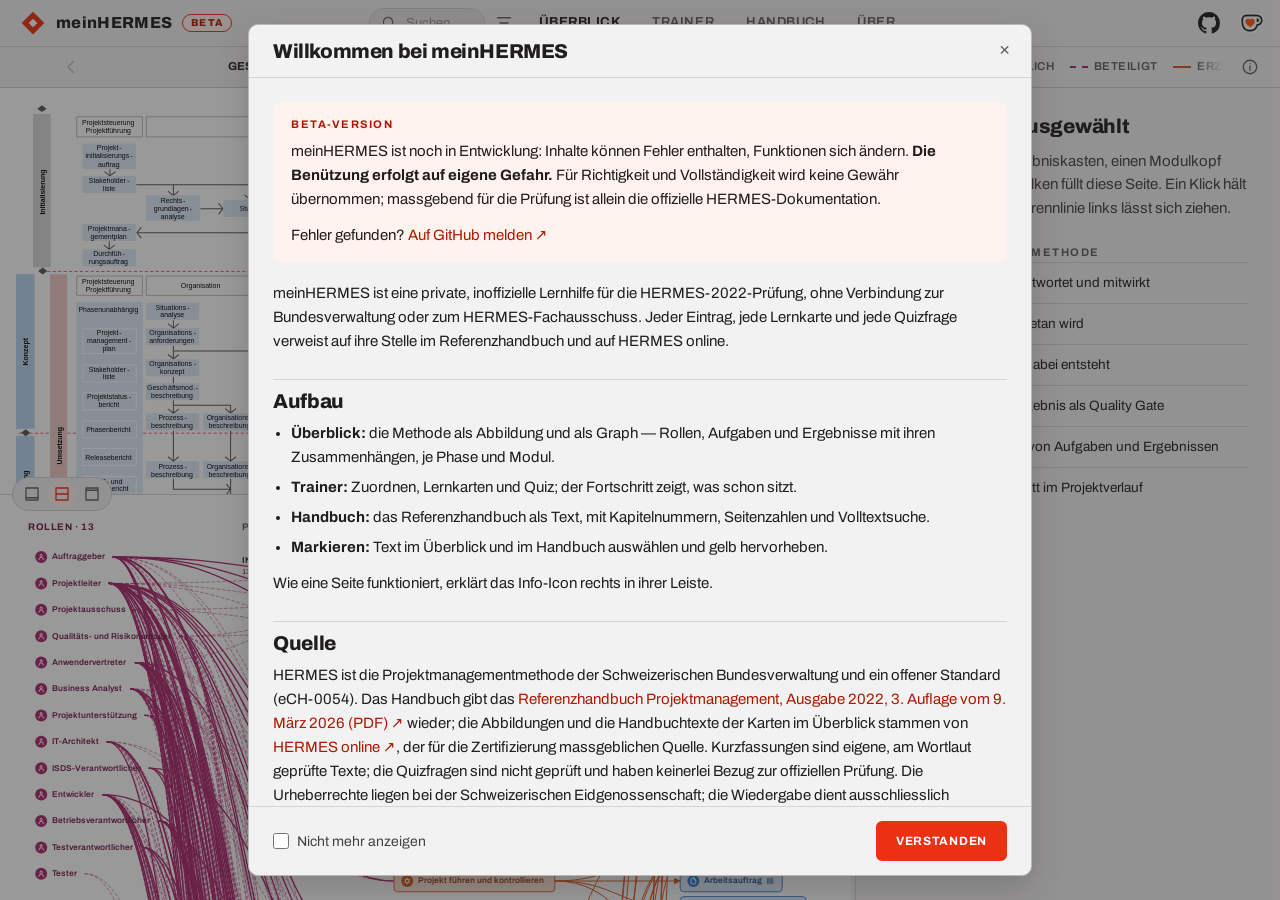
<file: index.html>
<!DOCTYPE html>
<html lang="de-CH">
<head>
<meta charset="utf-8">
<meta name="viewport" content="width=device-width, initial-scale=1, viewport-fit=cover">
<title>meinHERMES — Lernhilfe zur HERMES-2022-Prüfung</title>
<meta name="description" content="Inoffizielle Lernhilfe zur HERMES-2022-Prüfung: Rollen, Aufgaben und Ergebnisse als Graph je Phase oder Modul, das Referenzhandbuch als Text, und ein Trainer mit Zuordnen, Lernkarten und belegten Quizfragen, alles mit Verweisen auf hermes.admin.ch.">
<meta name="color-scheme" content="light">
<meta name="theme-color" content="#f3f2f2">
<link rel="preconnect" href="https://fonts.googleapis.com">
<link rel="preconnect" href="https://fonts.gstatic.com" crossorigin>
<link rel="stylesheet" href="https://fonts.googleapis.com/css2?family=Archivo:wght@400;500;600;700;800&display=swap">
<link rel="stylesheet" href="css/style.css?v=2026-09-18b">
<link rel="stylesheet" href="css/graph.css?v=2026-09-18b">
<link rel="stylesheet" href="css/ueberblick.css?v=2026-09-18b">
<link rel="stylesheet" href="css/markieren.css?v=2026-09-18b">
<link rel="stylesheet" href="css/trainer.css?v=2026-09-18b">
<link rel="icon" href="data:image/svg+xml,%3Csvg xmlns='http://www.w3.org/2000/svg' viewBox='0 0 32 32'%3E%3Cpath d='M16 2 30 16 16 30 2 16Z' fill='%23ec3013'/%3E%3Cpath d='M16 10.6 21.4 16 16 21.4 10.6 16Z' fill='%23fff'/%3E%3C/svg%3E">
</head>
<body>

<a class="skiplink" href="#hauptinhalt">Zum Inhalt springen</a>

<header class="topbar">
  <div class="topbar__inner">
    <a class="marke" href="#/ueberblick">
      <span class="marke__logo" aria-hidden="true"><svg viewBox="0 0 24 24" width="26" height="26" focusable="false"><path d="M12 1.5 22.5 12 12 22.5 1.5 12Z" fill="currentColor"/><path d="M12 8 16 12 12 16 8 12Z" fill="#fff"/></svg></span>
      <span class="marke__text">meinHERMES</span>
      <span class="marke__beta" title="Diese Anwendung ist noch in Entwicklung — Rückmeldungen sind willkommen.">Beta</span>
    </a>
    <div class="kopf-mitte">
      <div class="kopf-suche" data-kopf="suche"></div>
      <nav class="nav-top" aria-label="Hauptnavigation">
        <ul class="nav-top__liste" data-nav="top"></ul>
      </nav>
    </div>
    <a class="github" href="https://github.com/MarkusSteinbrecher/meinHERMES" target="_blank" rel="noopener noreferrer" aria-label="meinHERMES auf GitHub" title="meinHERMES auf GitHub">
      <svg viewBox="0 0 16 16" width="22" height="22" aria-hidden="true" focusable="false"><path fill="currentColor" d="M8 0C3.58 0 0 3.58 0 8c0 3.54 2.29 6.53 5.47 7.59.4.07.55-.17.55-.38 0-.19-.01-.82-.01-1.49-2.01.37-2.53-.49-2.69-.94-.09-.23-.48-.94-.82-1.13-.28-.15-.68-.52-.01-.53.63-.01 1.08.58 1.23.82.72 1.21 1.87.87 2.33.66.07-.52.28-.87.51-1.07-1.78-.2-3.64-.89-3.64-3.95 0-.87.31-1.59.82-2.15-.08-.2-.36-1.02.08-2.12 0 0 .67-.21 2.2.82.64-.18 1.32-.27 2-.27.68 0 1.36.09 2 .27 1.53-1.04 2.2-.82 2.2-.82.44 1.1.16 1.92.08 2.12.51.56.82 1.27.82 2.15 0 3.07-1.87 3.75-3.65 3.95.29.25.54.73.54 1.48 0 1.07-.01 1.93-.01 2.2 0 .21.15.46.55.38A8.013 8.013 0 0 0 16 8c0-4.42-3.58-8-8-8z"/></svg>
    </a>
    <a class="kofi" href="https://ko-fi.com/rrradio" target="_blank" rel="noopener noreferrer" aria-label="meinHERMES auf Ko-fi unterstützen" title="meinHERMES auf Ko-fi unterstützen">
      <img src="assets/bild/kofi-cup.png" alt="Ko-fi" width="24" height="19">
    </a>
  </div>
  <div class="unterleiste" data-kopf="unterleiste" hidden></div>
</header>

<main id="hauptinhalt" tabindex="-1">
  <div id="view" class="view" aria-busy="true">
    <p class="ladehinweis">Inhalte werden geladen …</p>
  </div>
</main>

<footer class="fusszeile">
  <p>Inoffizielle Lernhilfe. Alle Inhalte stammen aus der offiziellen HERMES-Methode &mdash;
    <a href="https://www.hermes.admin.ch/de/projektmanagement/methodenueberblick.html" target="_blank" rel="noopener">hermes.admin.ch&nbsp;&#8599;</a>
    &middot; <a href="https://ko-fi.com/rrradio" target="_blank" rel="noopener noreferrer">Auf Ko-fi unterstützen&nbsp;&#8599;</a></p>
</footer>

<nav class="nav-bottom" aria-label="Hauptnavigation (mobil)">
  <ul class="nav-bottom__liste" data-nav="bottom"></ul>
</nav>

<script src="js/store.js?v=2026-09-18b" defer></script>
<script src="js/ui.js?v=2026-09-18b" defer></script>
<script src="js/data.js?v=2026-09-18b" defer></script>
<script src="js/karte.js?v=2026-09-18b" defer></script>
<script src="js/markieren.js?v=2026-09-18b" defer></script>
<script src="js/graph-modell.js?v=2026-09-18b" defer></script>
<script src="js/graph-zeichnen.js?v=2026-09-18b" defer></script>
<script src="js/graph.js?v=2026-09-18b" defer></script>
<script src="js/lernkarten.js?v=2026-09-18b" defer></script>
<script src="js/quiz.js?v=2026-09-18b" defer></script>
<script src="js/handbuch.js?v=2026-09-18b" defer></script>
<script src="js/abbildung.js?v=2026-09-18b" defer></script>
<script src="js/methodenbild.js?v=2026-09-18b" defer></script>
<script src="js/ueberblick.js?v=2026-09-18b" defer></script>
<script src="js/zuordnen.js?v=2026-09-18b" defer></script>
<script src="js/fortschritt.js?v=2026-09-18b" defer></script>
<script src="js/trainer.js?v=2026-09-18b" defer></script>
<script src="js/ueber.js?v=2026-09-18b" defer></script>
<script src="js/app.js?v=2026-09-18b" defer></script>
</body>
</html>
</file>
<file: css/style.css>
/* ==========================================================================
   meinHERMES — Stylesheet
   Mobile-first. Ein Farbschema (Light) für die ganze Anwendung — das
   Modernist-System aus design/: flach, architektonisch, fast einfarbig Rot
   auf warmem hellem Grund, Struktur aus Linien statt aus Kästen, Archivo
   (Google Fonts) für alles. Seit 2026-09-16 sind Flächen und Bedienelemente
   leicht gerundet (--radius, --radius-s, --radius-xs) — der Entwurf kannte
   keinen Radius, der Sponsor wollte die Härte heraus.
   Keine Laufzeitbibliotheken.
   ========================================================================== */

/* --- Design-Tokens -------------------------------------------------------- */
:root {
  color-scheme: light;

  --schrift: "Archivo", system-ui, -apple-system, "Segoe UI", Roboto, sans-serif;
  --schrift-mono: ui-monospace, SFMono-Regular, Menlo, Consolas, "Liberation Mono", monospace;

  /* Grund und Flächen: die Seite hat genau eine Grundfarbe; «Flächen» heben
     sich nur durch Linien ab, nicht durch Farbe. Weiss ist der Bühne der
     Originalabbildung vorbehalten. */
  --bg: #f3f2f2;
  --bg-gedaempft: #eae9e9;
  --flaeche: #f3f2f2;
  --flaeche-2: #eae9e9;
  --weiss: #ffffff;
  --text: #201e1d;
  --text-weich: #444141;
  --text-leise: #605d5d;
  --text-leise-hell: #9b9797;
  --rand: #d7d3d3;
  --rand-fein: #eae7e7;
  --rand-stark: #bab6b6;
  --linie-stark: #cfcbcb;          /* Strukturlinien: dünn und hellgrau statt dick und schwarz */

  --akzent: #ec3013;
  --akzent-hover: #dd2b0f;
  --akzent-auf: #ffffff;
  --akzent-text: #ae1800;
  --akzent-schwach: #fff2ef;
  --akzent-schwach-2: #ffe0d9;
  --auswahl: #ffc4b8;

  --gut: #1f6b3d;
  --gut-bg: #e6efe8;
  --schlecht: #ae1800;
  --schlecht-bg: #fff2ef;
  --warn: #7a4a10;

  --fokus: #ec3013;

  /* Gerundete Ecken, seit 2026-09-16 auf Wunsch des Sponsors: Flächen
     (Karten, Popover, Panels, Bühnen) --radius, Bedienelemente (Knöpfe,
     Felder, Auswahlen) --radius-s, kleine Marken --radius-xs. Der
     Modernist-Entwurf kannte keinen Radius; Linien bleiben das Gerüst, die
     Rundung nimmt den Flächen nur die Härte. */
  --radius: 10px;
  --radius-s: 6px;
  --radius-xs: 4px;
  /* Eigenes Zeichen für <select>: der Pfeil des Browsers passt weder zur
     Schrift noch zur gerundeten Box. Als Token, damit alle Auswahlen der
     Seite dasselbe tragen. */
  --pfeil-ab: url("data:image/svg+xml,%3Csvg xmlns=%27http://www.w3.org/2000/svg%27 viewBox=%270 0 24 24%27 fill=%27none%27 stroke=%27%23605d5d%27 stroke-width=%272%27 stroke-linecap=%27round%27 stroke-linejoin=%27round%27%3E%3Cpath d=%27m6 9.5 6 6 6-6%27/%3E%3C/svg%3E");
  --schatten: none;
  --schatten-stark: 0 12px 32px rgba(45, 43, 43, .22);

  --maxbreite: 66rem;
  --tap: 44px;

  /* Kategorie-Farbcodierung (dezent, für Marken im Lexikon) */
  --kat-phase-bg: #e4e2e2;         --kat-phase-fg: #2d2b2b;
  --kat-szenario-bg: #e4e2e2;      --kat-szenario-fg: #2d2b2b;
  --kat-modul-bg: #e4e2e2;         --kat-modul-fg: #2d2b2b;
  --kat-aufgabe-bg: #e4e2e2;       --kat-aufgabe-fg: #2d2b2b;
  --kat-ergebnis-bg: #e4e2e2;      --kat-ergebnis-fg: #2d2b2b;
  --kat-rolle-bg: #e4e2e2;         --kat-rolle-fg: #2d2b2b;
  --kat-grundbegriff-bg: #e4e2e2;  --kat-grundbegriff-fg: #2d2b2b;

  /* Dieselben Werte unter den Namen, die css/ueberblick.css eingeführt hat. */
  --ub-grund: var(--bg);
  --ub-flaeche: var(--flaeche-2);
  --ub-tinte: var(--text);
  --ub-tinte-weich: var(--text-weich);
  --ub-leise: var(--text-leise);
  --ub-leise-hell: var(--text-leise-hell);
  --ub-linie: var(--rand);
  --ub-linie-fein: var(--rand-fein);
  --ub-rand: var(--rand-stark);
  --ub-akzent: var(--akzent);
  --ub-akzent-tief: var(--akzent-hover);
  --ub-akzent-text: var(--akzent-text);
  --ub-akzent-hauch: var(--akzent-schwach);
  --ub-akzent-hauch-2: var(--akzent-schwach-2);
  --ub-auswahl: var(--auswahl);
  --ub-schrift: var(--schrift);
}

/* --- Grundlagen ----------------------------------------------------------- */
*, *::before, *::after { box-sizing: border-box; }

html {
  -webkit-text-size-adjust: 100%;
  scroll-behavior: smooth;
}

body {
  margin: 0;
  font-family: var(--schrift);
  font-size: 15px;
  line-height: 1.5;
  color: var(--text);
  background: var(--bg);
  overflow-x: hidden;
  -webkit-font-smoothing: antialiased;
  padding-bottom: calc(64px + env(safe-area-inset-bottom, 0px));
}

img, svg { max-width: 100%; height: auto; }

h1, h2, h3, h4 {
  line-height: 1.15;
  margin: 0 0 .5rem;
  font-weight: 800;
  letter-spacing: -.018em;
  overflow-wrap: break-word;
}
h1 { font-size: 26px; }
h2 { font-size: 20px; }
h3 { font-size: 16px; }
p { margin: 0 0 .75rem; overflow-wrap: break-word; }
ul, ol { margin: 0 0 .75rem; padding-left: 1.25rem; }

a { color: var(--akzent-text); text-decoration: none; }
a:hover { color: var(--akzent); }
::selection { background: var(--auswahl); }

button, input, select, textarea { font: inherit; color: inherit; }

[hidden] { display: none !important; }

:focus-visible {
  outline: 2px solid var(--fokus);
  outline-offset: 2px;
}
main:focus { outline: none; }

/* Mikro-Beschriftung: das Gliederungsmittel des Systems — jeder Kicker,
   jede Abschnittsüberschrift zweiter Ordnung. */
.mikro {
  font-size: 11px;
  font-weight: 700;
  letter-spacing: .14em;
  text-transform: uppercase;
  color: var(--text-leise);
}

.nur-sr {
  position: absolute !important;
  width: 1px; height: 1px;
  padding: 0; margin: -1px;
  overflow: hidden; clip: rect(0 0 0 0);
  white-space: nowrap; border: 0;
}

.skiplink {
  position: absolute;
  left: -9999px;
  top: 0;
  z-index: 100;
  background: var(--akzent);
  color: var(--akzent-auf);
  padding: .75rem 1rem;
  font-weight: 700;
}
.skiplink:focus { left: 0; }

/* --- Kopfzeile ------------------------------------------------------------ */
/* Markenzelle links mit starker Linie, Hauptnavigation mittig, unten eine
   starke Linie über die ganze Breite. */
.topbar {
  position: sticky;
  top: 0;
  z-index: 40;
  background: var(--bg);
  border-bottom: 1px solid var(--linie-stark);
}
.topbar__inner {
  display: flex;
  align-items: stretch;
  min-height: 46px;
}
.marke {
  display: inline-flex;
  align-items: center;
  gap: 10px;
  padding: 10px 20px;
  text-decoration: none;
  color: var(--text);
}
.marke:hover { color: var(--text); }
/* Markenzeichen: die Meilenstein-Raute der Methode — ein Quality Gate, kein
   Buchstabe. Aussen Akzent, innen ausgespart. */
.marke__logo {
  display: grid;
  place-items: center;
  width: 26px; height: 26px;
  flex: 0 0 auto;
  color: var(--akzent);
}
.marke__logo svg { display: block; }
.marke__text {
  font-size: 16px;
  font-weight: 800;
  letter-spacing: .02em;
  white-space: nowrap;
}

/* Beta-Pille neben der Marke: klein, rund, im Akzent — sagt, dass die
   Anwendung noch in Entwicklung ist. */
.marke__beta {
  display: inline-flex;
  align-items: center;
  height: 18px;
  padding: 0 8px;
  border-radius: 999px;
  background: var(--akzent-schwach);
  border: 1px solid var(--akzent);
  color: var(--akzent-text);
  font-size: 10px;
  font-weight: 800;
  letter-spacing: .12em;
  text-transform: uppercase;
  line-height: 1;
  white-space: nowrap;
}

/* Rechts in der Kopfzeile — auch auf dem Telefon, wo die Hauptnavigation
   unten liegt: das GitHub-Zeichen und der offizielle Ko-fi-Becher als Bild. */
.github {
  display: flex;
  align-items: center;
  margin-left: auto;
  padding: 0 10px 0 16px;
  flex: 0 0 auto;
  color: var(--text);
}
.github svg { display: block; }
.github:hover { background: var(--flaeche-2); color: var(--text); }
.kofi {
  display: flex;
  align-items: center;
  padding: 0 16px 0 10px;
  flex: 0 0 auto;
}
.kofi:hover { background: var(--flaeche-2); }
.kofi img { width: 24px; height: auto; display: block; }

/* Mitte der Kopfzeile: die Hauptnavigation, links an ihr die Suche. Ab
   700 px drei Spalten, die äusseren gleich breit — die Navigation bleibt in
   der Mitte stehen, wie breit die Suche auch wird. */
.kopf-mitte { display: flex; flex: 1 1 auto; min-width: 0; }

/* Suche: eine kleine Pille «Suchen», die beim Anklicken nach links breit
   wird; die Treffer liegen darunter. Rechts daneben das Werkzeug der offenen
   Ansicht (HT.app.kopfWerkzeug) — im Überblick der Filter, rund wie die Pille. */
.kopf-suche { display: flex; align-items: center; justify-content: flex-end; gap: 4px; min-width: 0; padding: 0 4px; }
.kopf-suche .gleiste-suche { flex: 0 1 auto; min-width: 0; width: 7.25rem; transition: width .2s ease; }
.kopf-suche .gleiste-suche:focus-within { width: 22rem; }
.kopf-suche .gleiste-suche__feld { height: 30px; min-height: 30px; font-size: 13px; padding-right: 10px; }
.kopf-suche .gleiste-suche__treffer { min-width: 20rem; }
/* Fundstellen-Modus (Handbuch): rechts im Feld der Zähler «3/42» und zwei
   Pfeile; solange gesucht wird, bleibt die Pille breit. */
.kopf-suche .gleiste-suche.ist-suchend { width: 22rem; }
.gleiste-suche__fund {
  position: absolute; right: 4px; top: 50%; transform: translateY(-50%);
  display: flex; align-items: center;
}
.gleiste-suche__fund[hidden] { display: none; }
.gleiste-suche__zahl {
  padding: 0 4px 0 2px;
  font-size: 12px; font-weight: 600;
  color: var(--text-leise);
  font-variant-numeric: tabular-nums;
  white-space: nowrap;
}
.gleiste-suche__zahl.ist-leer { color: var(--akzent-text); }
.gleiste-suche__schritt {
  display: grid; place-items: center;
  width: 24px; height: 24px; padding: 0;
  border: 0; border-radius: 999px;
  background: transparent; color: var(--text-leise);
  cursor: pointer;
}
.gleiste-suche__schritt svg { width: 16px; height: 16px; }
.gleiste-suche__schritt:hover:not(:disabled) { color: var(--text); background: var(--rand-fein); }
.gleiste-suche__schritt:disabled { opacity: .35; cursor: default; }
.gleiste-suche.ist-suchend .gleiste-suche__feld::-webkit-search-cancel-button { display: none; }
.kopf-werkzeug { display: flex; align-items: center; }
.kopf-werkzeug .graph-werkzeug { width: 30px; height: 30px; border-radius: 999px; }
.kopf-werkzeug .graph-werkzeug:hover { color: var(--text); background: var(--flaeche-2); }
.kopf-werkzeug .graph-werkzeug.ist-aktiv { color: var(--akzent); }
.kopf-werkzeug .graph-werkzeug[aria-expanded="true"] { color: var(--akzent-text); background: var(--akzent-schwach); border-radius: 999px; }
/* Schmal ist die Kopfzeile knapp: Marke, GitHub und Ko-fi rücken enger, damit
   im Überblick Suche und Filter Platz haben. Die Suche ist ein Kreis, der beim
   Tippen nach links über die Marke breit wird; die Symbole rechts bleiben. */
@media (max-width: 699.98px) {
  /* Die Suchpille hält 14 px Abstand zum Zeichen rechts von ihr (GitHub bzw.
     im Überblick der Filter, zu dem es 8 px sind); vorher waren es 10 bzw.
     2 px. Den Platz geben Marke und Beta-Pille her. */
  .marke { gap: 6px; padding: 10px 4px 10px 12px; }
  .marke__beta { padding: 0 6px; letter-spacing: .08em; }
  .github { padding: 0 5px 0 6px; }
  .kofi { padding: 0 12px 0 5px; }
  .kopf-suche { flex: 1 1 auto; gap: 8px; padding: 0 8px 0 2px; }
  .kopf-suche .gleiste-suche { flex: 0 0 auto; width: 34px; }
  /* Zugeklappt ein Kreis von 34 px: mit 10 px Innenabstand rechts war das
     Feld 44 px breit, ragte über seine Hülle und berührte das Zeichen
     rechts davon. Die Lupe steht in seiner Mitte. */
  .kopf-suche .gleiste-suche__feld { padding-left: 32px; padding-right: 0; }
  .kopf-suche .gleiste-suche__ikone { left: 9px; }
  .kopf-suche .gleiste-suche:focus-within .gleiste-suche__feld,
  .kopf-suche .gleiste-suche.ist-suchend .gleiste-suche__feld { padding-right: 10px; }
  .kopf-suche .gleiste-suche__feld::placeholder { color: transparent; }
  .kopf-suche .gleiste-suche:focus-within,
  .kopf-suche .gleiste-suche.ist-suchend { width: min(22rem, 70vw); }
  .kopf-suche .gleiste-suche:focus-within .gleiste-suche__feld::placeholder { color: var(--text-leise-hell); }
}
/* Unter 380 px (360-px-Telefone) reicht das nicht: im Überblick lag die Pille
   sonst über «Beta». Die Marke wird etwas kleiner. */
@media (max-width: 379.98px) {
  .marke { gap: 5px; }
  .marke__logo, .marke__logo svg { width: 22px; height: 22px; }
  .marke__text { font-size: 14.5px; }
}

.nav-top {
  display: none;
  justify-content: center;
}
.nav-top__liste {
  display: flex;
  list-style: none;
  margin: 0; padding: 0;
}
.nav-top__liste a {
  display: flex;
  align-items: center;
  height: 100%;
  padding: 0 16px;
  text-decoration: none;
  font-size: 13px;
  font-weight: 600;
  letter-spacing: .04em;
  text-transform: uppercase;
  white-space: nowrap;
  color: var(--text-leise);
}
.nav-top__liste a:hover { color: var(--text); background: var(--flaeche-2); }
.nav-top__liste a[aria-current="page"] {
  color: var(--text);
  font-weight: 700;
  box-shadow: inset 0 -4px 0 var(--akzent);
}

/* --- Zweite Leiste unter der Kopfzeile ------------------------------------ */
/* Liegt im Kopf und klebt mit ihm oben; eine Ansicht füllt sie
   (HT.app.unterleiste): Handbuch mit Kapiteln, Trainer mit Übungsformen und
   der Wahl des Zuordnens, Überblick mit der Auswahl des Graphen. Der Inhalt
   steht in der Mitte der Seite und rollt, wenn er nicht passt; rechts ein
   Info-Icon mit einer Karte darunter, links ein gleich breiter Platzhalter,
   damit die Mitte wirklich mittig steht. Die Leiste läuft über die ganze
   Breite — begrenzt auf die Inhaltsspalte liefen Kapitel und Wahl über. */
.unterleiste { border-top: 1px solid var(--rand); }
.unterleiste__inner {
  display: flex;
  align-items: stretch;
  gap: 8px;
  min-height: 40px;
  margin: 0 auto;
  padding: 0 16px;
}
.unterleiste__inner--info::before { content: ""; flex: 0 0 36px; }
/* Auto-Ränder zentrieren, solange alles passt; läuft die Zeile über, fallen
   sie auf 0, und sie rollt vom Anfang an (justify-content: center schnitte
   den Anfang ab). */
.unterleiste__mitte {
  position: relative;
  display: flex;
  align-items: stretch;
  flex: 1 1 auto;
  min-width: 0;
  overflow-x: auto;
  overflow-y: hidden;
  scrollbar-width: none;
}
.unterleiste__mitte::-webkit-scrollbar { display: none; }
.unterleiste__mitte > :first-child { margin-left: auto; }
.unterleiste__mitte > :last-child { margin-right: auto; }
/* Wo noch etwas folgt, läuft der Rand weich aus (data-mehr aus
   HT.app.unterleiste). */
.unterleiste__mitte[data-mehr="rechts"] {
  -webkit-mask-image: linear-gradient(to right, #000 calc(100% - 28px), transparent);
  mask-image: linear-gradient(to right, #000 calc(100% - 28px), transparent);
}
.unterleiste__mitte[data-mehr="links"] {
  -webkit-mask-image: linear-gradient(to left, #000 calc(100% - 28px), transparent);
  mask-image: linear-gradient(to left, #000 calc(100% - 28px), transparent);
}
.unterleiste__mitte[data-mehr="beide"] {
  -webkit-mask-image: linear-gradient(to right, transparent, #000 28px, #000 calc(100% - 28px), transparent);
  mask-image: linear-gradient(to right, transparent, #000 28px, #000 calc(100% - 28px), transparent);
}
.unterleiste__nav { display: flex; flex: 0 0 auto; }
.unterleiste__liste {
  display: flex;
  margin: 0;
  padding: 0;
  list-style: none;
}
.unterleiste__liste > li { display: flex; flex: 0 0 auto; }
.unterleiste__trenner { flex: 0 0 1px; margin: 11px 8px; background: var(--rand); }
.unterleiste__link {
  display: flex;
  align-items: center;
  gap: 5px;
  padding: 0 8px;
  /* Knapp gesetzt, damit alle elf Kapitel bei 1470 px in eine Zeile passen. */
  font-size: 11.5px;
  font-weight: 600;
  letter-spacing: .03em;
  text-transform: uppercase;
  white-space: nowrap;
  color: var(--text-leise);
}
.unterleiste__link:hover { color: var(--text); background: var(--flaeche-2); }
.unterleiste__link[aria-current="page"] { color: var(--text); font-weight: 700; box-shadow: inset 0 -3px 0 var(--akzent); }
.unterleiste__nr { font-size: 10.5px; font-weight: 700; letter-spacing: .08em; color: var(--akzent-text); }
.unterleiste__link[aria-current="page"] .unterleiste__nr { color: inherit; }
.unterleiste__link svg { width: 14px; height: 14px; flex: 0 0 auto; }
/* Schmal passen die vier Teile des Trainers mit Namen nicht in die Zeile
   (406 px bei 270 frei): nicht gewählte zeigen nur ihr Icon, der Name
   bleibt für Screenreader. */
@media (max-width: 699.98px) {
  .unterleiste__link--ikone:not([aria-current="page"]) { padding-inline: 10px; }
  .unterleiste__link--ikone:not([aria-current="page"]) .unterleiste__text {
    position: absolute;
    width: 1px; height: 1px;
    padding: 0; margin: -1px;
    overflow: hidden; clip: rect(0 0 0 0);
    white-space: nowrap; border: 0;
  }
}
/* Trefferzahl der Handbuchsuche je Kapitel: klein über dem Ende des
   Links, wie eine Marke am Reiter — ohne ihn breiter zu machen, die elf
   Kapitel füllen die Leiste. */
.unterleiste__link { position: relative; }
.unterleiste__treffer {
  position: absolute; top: 1px; right: 1px;
  padding: 0 3.5px;
  border-radius: 999px;
  background: var(--akzent);
  color: var(--akzent-auf);
  font-size: 9px; font-weight: 700; letter-spacing: 0;
  line-height: 12px;
  font-variant-numeric: tabular-nums;
  pointer-events: none;
}
/* Eigener Inhalt neben oder statt der Links (die Auswahl des Überblicks, die
   Wahl des Zuordnens); gerollt wird die ganze Mitte. */
.unterleiste__inhalt { display: flex; align-items: stretch; flex: 0 0 auto; }
.unterleiste__hilfe { position: relative; display: flex; flex: 0 0 auto; }
.unterleiste__info {
  display: grid;
  place-items: center;
  width: 36px;
  padding: 0;
  border: 0;
  background: transparent;
  color: var(--text-leise);
  cursor: pointer;
}
.unterleiste__info:hover { color: var(--text); background: var(--flaeche-2); }
.unterleiste__info[aria-expanded="true"] { color: var(--akzent-text); background: var(--akzent-schwach); }
/* Die Karte hinter dem Info-Icon: ein Popover wie «Alle Filter» (css/graph.css),
   rechts bündig mit dem Icon — auch schmal, wo .gpop sonst unten liegt. */
.gpop.gpop--kopf {
  top: calc(100% + 6px);
  right: 0;
  bottom: auto;
  left: auto;
  width: min(26rem, calc(100vw - 32px));
  max-height: calc(100vh - 140px);
}
.gpop--kopf p { margin: 0; font-size: 13.5px; line-height: 1.55; color: var(--text-weich); text-wrap: pretty; }
.gpop--kopf .hb-verweis { margin: 0; }
/* Zwischentitel in der Karte: der Teil einer Seite, die Zeichen der Abbildung. */
.gpop--kopf .gpop__abschnitt { margin: 4px 0 0; font-size: 10.5px; font-weight: 700; letter-spacing: .12em; text-transform: uppercase; color: var(--text-leise-hell); }
.gpop--kopf .gpop__abschnitt:first-child { margin-top: 0; }

/* --- Bottom-Navigation (schmal) ------------------------------------------ */
.nav-bottom {
  position: fixed;
  left: 0; right: 0; bottom: 0;
  z-index: 45;
  background: var(--bg);
  border-top: 1px solid var(--linie-stark);
  padding-bottom: env(safe-area-inset-bottom, 0px);
}
.nav-bottom__liste {
  display: flex;
  list-style: none;
  margin: 0; padding: 0;
}
.nav-bottom__liste li { flex: 1 1 0; min-width: 0; }
.nav-bottom__liste a {
  display: flex;
  flex-direction: column;
  align-items: center;
  justify-content: center;
  gap: 2px;
  min-height: var(--tap);
  padding: .35rem .15rem .4rem;
  text-decoration: none;
  color: var(--text-leise);
  font-size: 10.5px;
  font-weight: 700;
  line-height: 1.15;
  text-align: center;
}
.nav-bottom__liste a[aria-current="page"] { color: var(--akzent); }
.nav-bottom__liste a[aria-current="page"] .nav-icon { background: var(--akzent-schwach); }
.nav-icon {
  display: grid;
  place-items: center;
  width: 30px; height: 22px;
  font-size: .95rem;
  line-height: 1;
}
.nav-label { display: block; max-width: 100%; overflow: hidden; text-overflow: ellipsis; }

/* --- Layout --------------------------------------------------------------- */
.view {
  max-width: var(--maxbreite);
  margin: 0 auto;
  padding: 18px 16px 40px;
}
.ladehinweis { color: var(--text-leise); }

/* Seitenkopf: Titel und ein Vorspann — darunter beginnt der Inhalt ohne
   Kasten, nur die Abstände gliedern. */
.kopf { margin-bottom: 22px; }
.kopf h1 { font-size: 26px; letter-spacing: -.022em; margin: 0 0 8px; }
/* Kopf eines Teils unter einer Seite mit Leiste (Trainer): eine Stufe kleiner. */
.kopf p {
  color: var(--text-weich);
  margin: 0;
  font-size: 16px;
  line-height: 1.55;
  max-width: 64ch;
  text-wrap: pretty;
}

.fusszeile {
  max-width: var(--maxbreite);
  margin: 0 auto;
  padding: 14px 16px 24px;
  color: var(--text-leise);
  font-size: 11.5px;
  border-top: 1px solid var(--rand);
}
.fusszeile p { margin: 0; }

/* --- Flächen -------------------------------------------------------------- */
/* Kein Kasten, keine Schatten: eine «Box» ist ein Abschnitt zwischen einer
   starken Linie oben und einer Haarlinie unten. */
.box {
  border-top: 1px solid var(--linie-stark);
  border-bottom: 1px solid var(--rand);
}

/* --- Buttons -------------------------------------------------------------- */
/* Schaltflächen sind Text: versal, klein, ohne Fläche. Gedrückt zeigt eine
   Unterstreichung in Akzentfarbe. Nur die Primäraktion ist gefüllt. */
.btn {
  display: inline-flex;
  align-items: center;
  justify-content: flex-start;
  gap: 6px;
  min-height: 32px;
  padding: 0 4px;
  border: 0;
  background: transparent;
  color: var(--text-leise);
  font-size: 12px;
  font-weight: 700;
  letter-spacing: .06em;
  text-transform: uppercase;
  white-space: nowrap;
  cursor: pointer;
  text-decoration: none;
  text-align: left;
}
.btn:hover { color: var(--text); }
.btn[aria-pressed="true"] { color: var(--text); box-shadow: inset 0 -3px 0 var(--akzent); }
.btn:disabled { opacity: .45; cursor: not-allowed; }
.btn svg { width: 15px; height: 15px; flex: 0 0 auto; }
.btn--primaer {
  min-height: 40px;
  padding: 0 18px;
  justify-content: center;
  background: var(--akzent);
  border: 2px solid var(--akzent);
  border-radius: var(--radius-s);
  color: var(--akzent-auf);
}
.btn--primaer:hover { background: var(--akzent-hover); border-color: var(--akzent-hover); color: var(--akzent-auf); }
.btn--gut, .btn--schlecht {
  min-height: 40px;
  padding: 0 14px;
  justify-content: center;
  border: 1px solid currentColor;
  border-radius: var(--radius-s);
}
.btn--gut { color: var(--gut); background: var(--gut-bg); }
.btn--schlecht { color: var(--schlecht); background: var(--schlecht-bg); }
.btn--gut:hover { color: var(--gut); border-color: var(--gut); background: var(--gut-bg); }
.btn--schlecht:hover { color: var(--schlecht); border-color: var(--schlecht); background: var(--schlecht-bg); }
.btn--breit { width: 100%; }
.btn--klein { min-height: 28px; }

.btn-reihe { display: flex; flex-wrap: wrap; align-items: center; gap: 6px 18px; }
.btn-reihe > .btn { flex: 0 0 auto; }
.btn-reihe > .btn--primaer, .btn-reihe > .btn--gut, .btn-reihe > .btn--schlecht { flex: 1 1 8rem; }

/* --- Chips / Filter ------------------------------------------------------- */
/* Filter sind eine Zeile aus Textknöpfen, getrennt durch Haarstriche, die
   Zeile selbst durch eine Haarlinie abgeschlossen. */
.chips {
  display: flex;
  flex-wrap: wrap;
  align-items: center;
  gap: 4px 0;
  margin: 0 0 12px;
  padding: 0 0 6px;
  list-style: none;
  border-bottom: 1px solid var(--rand);
}
.chips > li { display: flex; align-items: center; }
.chips > li + li::before {
  content: '';
  width: 1px;
  height: 16px;
  margin: 0 4px;
  background: var(--rand);
}
/* Knapp gesetzt, damit die acht Kategorien samt Zähler in eine Zeile der
   Inhaltsbreite passen — sonst hinge «Grundbegriffe» allein darunter. */
.chip {
  display: inline-flex;
  align-items: center;
  gap: 5px;
  height: 30px;
  padding: 0 4px;
  border: 0;
  background: transparent;
  color: var(--text-leise);
  font-size: 12px;
  font-weight: 600;
  letter-spacing: .04em;
  text-transform: uppercase;
  cursor: pointer;
  white-space: nowrap;
  text-decoration: none;
}
.chip:hover { color: var(--text); }
.chip[aria-pressed="true"] {
  color: var(--text);
  font-weight: 800;
  box-shadow: inset 0 -3px 0 var(--akzent);
}
.chip__zahl { font-weight: 500; color: var(--text-leise-hell); font-variant-numeric: tabular-nums; letter-spacing: 0; }
.chip svg { width: 14px; height: 14px; flex: 0 0 auto; }

/* Kategorien, die schmal umbrechen (vorher rollten sie einzeilig und
   versteckten «Grundbegriffe» neben dem Rand). Jede Zeile beginnt ohne
   Strich: jeder Chip hat seinen Strich davor, die Liste steht um dessen
   Breite (9 px) weiter links, und clip-path schneidet diesen Streifen ab —
   dort liegen genau die Striche am Zeilenanfang. */
.chips--umbruch { margin-left: -9px; clip-path: inset(-8px -8px -8px 9px); }
.chips--umbruch > li::before {
  content: '';
  width: 1px;
  height: 16px;
  margin: 0 4px;
  background: var(--rand);
}
.chips--umbruch .chip:focus-visible { outline-offset: -2px; }

/* --- Suchfeld ------------------------------------------------------------- */
.suche { position: relative; margin-bottom: 14px; }
.suche__feld {
  width: 100%;
  min-height: 40px;
  padding: 8px 40px 8px 12px;
  border: 1px solid var(--rand-stark);
  border-radius: var(--radius-s);
  background: var(--bg);
  color: var(--text);
  font-size: 14px;
}
.suche__feld::placeholder { color: var(--text-leise-hell); }
/* Der Browser bringt beim Suchfeld ein eigenes ✕ mit — wir haben unseres. */
.suche__feld::-webkit-search-cancel-button, .suche__feld::-webkit-search-decoration { -webkit-appearance: none; appearance: none; display: none; }
.suche__feld:focus-visible { outline-offset: 0; }
.suche__loeschen {
  position: absolute;
  right: 2px; top: 50%;
  transform: translateY(-50%);
  width: 36px; height: 36px;
  display: grid; place-items: center;
  border: 0;
  background: transparent;
  color: var(--text-leise);
  font-size: 16px;
  cursor: pointer;
}
.suche__loeschen:hover { color: var(--text); }

/* --- Badges --------------------------------------------------------------- */
.badge {
  display: inline-flex;
  align-items: center;
  gap: 5px;
  padding: 2px 7px 2px 5px;
  border-radius: var(--radius-xs);
  font-size: 10.5px;
  font-weight: 700;
  letter-spacing: .08em;
  text-transform: uppercase;
  white-space: nowrap;
  background: var(--kat-grundbegriff-bg);
  color: var(--kat-grundbegriff-fg);
}
.badge--phase { background: var(--kat-phase-bg); color: var(--kat-phase-fg); }
.badge--szenario { background: var(--kat-szenario-bg); color: var(--kat-szenario-fg); }
.badge--modul { background: var(--kat-modul-bg); color: var(--kat-modul-fg); }
.badge--aufgabe { background: var(--kat-aufgabe-bg); color: var(--kat-aufgabe-fg); }
.badge--ergebnis { background: var(--kat-ergebnis-bg); color: var(--kat-ergebnis-fg); }
.badge--rolle { background: var(--kat-rolle-bg); color: var(--kat-rolle-fg); }
.badge--grundbegriff { background: var(--kat-grundbegriff-bg); color: var(--kat-grundbegriff-fg); }
.badge svg { width: 12px; height: 12px; flex: 0 0 auto; stroke-width: 2.1; }

/* --- Lexikon -------------------------------------------------------------- */
.trefferzahl {
  color: var(--text-leise);
  font-size: 12px;
  margin: 0 0 12px;
  font-variant-numeric: tabular-nums;
}
/* Die Spalte darf schmaler werden als ihr breitester Inhalt (minmax(0, …)):
   sonst richtet sich die Karte nach einer Handbuchtabelle darin, und schmal
   standen die Rollenkarten 829 px breit im 320-px-Blatt, rechts
   abgeschnitten. So rollt nur die Tabelle in ihrem Rahmen (.hb-tabelle-wrap). */
.eintraege { display: grid; grid-template-columns: minmax(0, 1fr); gap: 0; list-style: none; margin: 0; padding: 0; }

/* Ein Eintrag ist ein Abschnitt zwischen Haarlinien — kein Kasten, keine
   Farbkante. Die Kategorie steht als Marke in der Titelzeile. */
.eintrag {
  border-top: 1px solid var(--rand);
  padding: 16px 0 18px;
}
.eintraege > .eintrag:last-child { border-bottom: 1px solid var(--rand); }
.eintrag, details.stufe-block, .hb-titel[id] { scroll-margin-top: 64px; }
.eintrag.ist-hervorgehoben {
  background: var(--akzent-schwach);
  box-shadow: -12px 0 0 var(--akzent-schwach), 12px 0 0 var(--akzent-schwach);
}

.eintrag__kopf { padding: 0; }
.eintrag__titelzeile {
  display: flex;
  flex-wrap: wrap;
  align-items: center;
  gap: 10px;
  margin-bottom: 6px;
}
.eintrag__titel { font-size: 20px; margin: 0; letter-spacing: -.015em; }
.eintrag__def { margin: 0 0 12px; color: var(--text); font-size: 15px; line-height: 1.55; max-width: 64ch; text-wrap: pretty; }

.eintrag__fuss {
  display: flex;
  flex-wrap: wrap;
  align-items: center;
  gap: 6px 18px;
  padding: 0;
}
.aufklapp {
  display: inline-flex;
  align-items: center;
  gap: 6px;
  min-height: 32px;
  padding: 0 4px;
  border: 0;
  background: transparent;
  color: var(--text-leise);
  font-size: 12px;
  font-weight: 700;
  letter-spacing: .06em;
  text-transform: uppercase;
  cursor: pointer;
}
.aufklapp:hover { color: var(--text); }
.aufklapp__pfeil { transition: transform .18s ease; display: inline-block; font-size: .7rem; }
.aufklapp[aria-expanded="true"] .aufklapp__pfeil { transform: rotate(90deg); }

/* Quellenlink — Kernfeature, in Akzentfarbe unterstrichen */
.quelle-link {
  display: inline-flex;
  align-items: center;
  gap: 6px;
  min-height: 32px;
  padding: 0;
  border-bottom: 2px solid var(--auswahl);
  color: var(--akzent-text);
  font-size: 12px;
  font-weight: 700;
  letter-spacing: .06em;
  text-transform: uppercase;
  text-decoration: none;
  max-width: 100%;
}
.quelle-link:hover { color: var(--akzent); border-bottom-color: var(--akzent); }
.quelle-link__pfeil { font-size: .85em; }
.btn--graph { border-bottom: 2px solid var(--rand); padding: 0; }
.btn--graph:hover { border-bottom-color: var(--akzent); }

.detail {
  padding: 0;
  border-top: 1px solid var(--rand);
  margin-top: 14px;
}
.detail__block { padding-top: 14px; }
.detail__label {
  display: block;
  font-size: 11px;
  font-weight: 700;
  letter-spacing: .14em;
  text-transform: uppercase;
  color: var(--text-leise);
  margin-bottom: 4px;
}
.detail__text { margin: 0; white-space: pre-wrap; color: var(--text-weich); font-size: 14.5px; line-height: 1.55; max-width: 60ch; text-wrap: pretty; }
.werteliste { display: flex; flex-wrap: wrap; gap: 6px; list-style: none; margin: 0; padding: 0; }
.wert {
  display: inline-block;
  padding: 2px 8px;
  border: 1px solid var(--rand);
  border-radius: var(--radius-xs);
  font-size: 13px;
}
a.wert, .wert a { color: var(--text); }
a.wert:hover, .wert a:hover { color: var(--akzent); border-color: var(--text); }
.meilenstein-liste { list-style: none; margin: 0; padding: 0; display: grid; gap: 0; }
.meilenstein-liste li {
  padding: 8px 0;
  border-top: 1px solid var(--rand-fein);
  font-size: 14px;
}
.meilenstein-liste li:first-child { border-top: 0; padding-top: 0; }
.meilenstein-liste b { display: block; }

.leer {
  padding: 22px 0;
  text-align: left;
  color: var(--text-leise);
  border-top: 1px solid var(--rand);
  border-bottom: 1px solid var(--rand);
  max-width: 56ch;
}
.leer strong { display: block; color: var(--text); margin-bottom: 4px; font-size: 20px; font-weight: 800; letter-spacing: -.015em; }

.mehr-laden { margin-top: 16px; }

/* --- Lernkarten ----------------------------------------------------------- */
/* Über der Karte eine Zeile: links die Kategorien, rechts der Fortschritt
   samt «Zurücksetzen». Die Haarlinie trägt die Zeile, nicht die Chips. */
.lk-zeile {
  display: flex;
  flex-wrap: wrap;
  align-items: center;
  gap: 2px 20px;
  margin-bottom: 14px;
  padding-bottom: 6px;
  border-bottom: 1px solid var(--rand);
}
.lk-zeile > .chips { flex: 0 1 auto; min-width: 0; margin-block: 0; padding-bottom: 0; border-bottom: 0; }
.lk-zeile__rechts { margin-left: auto; }
.lk-fortschritt {
  display: flex;
  align-items: center;
  gap: 10px;
  font-size: 11px;
  font-weight: 700;
  letter-spacing: .14em;
  text-transform: uppercase;
  color: var(--text-leise);
  font-variant-numeric: tabular-nums;
  white-space: nowrap;
}
.lk-fortschritt__zahlen { display: flex; align-items: baseline; gap: 6px; }
.lk-fortschritt__trenner { color: var(--rand-stark); }
.lk-zahl { display: inline-flex; align-items: baseline; gap: 4px; font-weight: 700; color: var(--text); }
/* Der Anteil neben der Zahl, in ihrer Farbe, aber leichter. */
.lk-zahl__anteil { font-weight: 500; opacity: .75; }
.lk-zahl--gewusst { color: var(--gut); }
.lk-zahl--nicht { color: var(--akzent-text); }
.lk-fortschritt .fortschritt__balken { width: 72px; }
.lk-balken { display: flex; }
.lk-balken__teil { height: 100%; flex: 0 0 auto; transition: width .3s ease; }
.lk-balken__teil--gewusst { background: var(--gut); }
.lk-balken__teil--nicht { background: var(--akzent); }
.lk-zuruecksetzen {
  display: grid; place-items: center;
  width: 28px; height: 28px; padding: 0;
  border: 0; border-radius: 999px;
  background: transparent; color: var(--text-leise);
  cursor: pointer;
}
.lk-zuruecksetzen:hover { color: var(--text); background: var(--flaeche-2); }
@media (max-width: 699.98px) {
  /* Schmal brechen die Kategorien in ihren eigenen Zeilen um, der Fortschritt steht darunter —
     die Zahlen, wenn nötig, über Balken, Anteil und Icon. Die 9 px gleichen den
     abgeschnittenen Strich am Zeilenanfang aus (.chips--umbruch). */
  .lk-zeile > .chips { flex-basis: calc(100% + 9px); }
  .lk-zeile__rechts { max-width: 100%; }
  .lk-fortschritt { flex-wrap: wrap; row-gap: 2px; }
}

/* Kopfzeile beider Seiten: links der Begriff und dahinter seine Kategorie,
   rechts vorn die Wahl, was vorne steht (beide Möglichkeiten sichtbar, die
   gewählte unterstrichen), hinten die Bilanz. */
.lk-kopf { display: flex; flex-wrap: wrap; align-items: center; gap: 6px 10px; }
.lk-kopf__begriff { min-width: 0; }
/* Die Wahl (hinten die Bilanz) steht rechts — bricht ein langer Begriff die
   Zeile um, teilt sie sich die zweite Zeile mit der Kategorie. */
.lk-kopf > :last-child { margin-left: auto; }
/* Feste Nummer der Karte, leise neben der Kategorie (dieselbe wie in der Liste). */
.lk-nr { font-size: 12px; font-weight: 600; color: var(--text-leise); font-variant-numeric: tabular-nums; white-space: nowrap; }
.lk-seitenwahl { display: flex; align-items: center; gap: 6px; }
.lk-seitenwahl .chips { flex-wrap: nowrap; margin: 0; padding: 0; border: 0; }
.lk-seitenwahl .chip { height: 26px; }
.fortschritt__balken {
  height: 5px;
  background: var(--flaeche-2);
  border-radius: 999px;
  overflow: hidden;
}
.fortschritt__fuellung {
  height: 100%;
  background: var(--akzent);
  width: 0;
  transition: width .3s ease;
}

.flip-wrap { perspective: 1400px; margin-bottom: 16px; }
.flip {
  display: grid;
  transform-style: preserve-3d;
  transition: transform .45s cubic-bezier(.2, .7, .3, 1);
  border: 0;
  padding: 0;
  background: none;
  width: 100%;
  text-align: left;
  font: inherit;
  color: inherit;
}
.flip.ist-gedreht { transform: rotateY(180deg); }
/* Nur eine Karte ohne Wahl dreht auf Klick (Grundbegriff, Begriff vorn). */
.flip--klickbar .flip__seite--vorne { cursor: pointer; }
.flip__seite {
  grid-area: 1 / 1;
  -webkit-backface-visibility: hidden;
  backface-visibility: hidden;
  background: var(--bg);
  border: 1px solid var(--rand-stark);
  border-radius: var(--radius);
  padding: 20px 22px;
  min-height: 11rem;
  max-height: 70vh;
  overflow-y: auto;
  display: flex;
  flex-direction: column;
  gap: 10px;
}
.flip__seite--hinten { transform: rotateY(180deg); }
.flip__seite--vorne:focus-visible { outline-offset: -3px; }
.flip__seite[aria-hidden="true"] { pointer-events: none; }
.flip__rolle {
  font-size: 11px;
  font-weight: 700;
  letter-spacing: .14em;
  text-transform: uppercase;
  color: var(--text-leise);
}
.flip__inhalt { font-size: 22px; font-weight: 800; letter-spacing: -.015em; line-height: 1.2; overflow-wrap: break-word; text-wrap: pretty; }
.flip__inhalt--klein { font-size: 15px; font-weight: 400; letter-spacing: 0; line-height: 1.55; color: var(--text-weich); }
.flip__hinweis {
  margin-top: auto;
  font-size: 13px;
  color: var(--text-leise);
  border-top: 1px solid var(--rand);
  padding-top: 8px;
}

/* Vorderseite: je Bezug eine Abfragezeile mit Kombinationsfeld. Die Zeilen
   stehen mit Luft untereinander statt an Haarlinien geklebt; gewählte Werte
   liegen als Chips über dem Feld, rechts steht der Stand der Zeile. */
.lk-auftrag {
  margin: 10px 0 0;
  font-size: 11px;
  font-weight: 700;
  letter-spacing: .14em;
  text-transform: uppercase;
  color: var(--text-leise);
}
.lk-fragen { display: grid; gap: 10px; }
.lk-frage {
  display: grid;
  grid-template-columns: 10.5rem minmax(0, 26rem) 1fr;
  gap: 4px 14px;
  align-items: start;
}
.lk-frage__label { padding-top: 10px; }
.lk-frage__feld { min-width: 0; }
.lk-frage__stand {
  padding-top: 11px;
  font-size: 11.5px;
  font-weight: 700;
  color: var(--text-leise);
  white-space: nowrap;
  font-variant-numeric: tabular-nums;
}
.lk-frage[data-stand="richtig"] .lk-frage__stand { color: var(--gut); }
.lk-frage[data-stand="falsch"] .lk-frage__stand { color: var(--schlecht); }
.lk-frage__stand .lk-zeichen { font-size: 14px; }
.lk-frage__label {
  display: inline-flex;
  align-items: center;
  gap: 6px;
  font-size: 11px;
  font-weight: 700;
  letter-spacing: .14em;
  text-transform: uppercase;
  color: var(--text-leise);
}
.lk-frage__label svg { flex: 0 0 auto; }
/* Die gewählten Werte einer Zeile, mit ihrem Zeichen. */
.lk-chips { display: flex; flex-wrap: wrap; gap: 5px; margin-bottom: 6px; }
.lk-chip {
  display: inline-flex;
  align-items: center;
  gap: 5px;
  padding: 4px 9px;
  border: 1px solid var(--rand);
  border-radius: var(--radius-s);
  font-size: 13px;
  font-weight: 600;
}
.lk-chip--gut { border-color: var(--gut); background: var(--gut-bg); color: var(--gut); }
.lk-chip--schlecht { border-color: var(--schlecht); background: var(--schlecht-bg); color: var(--schlecht); }
/* Die agile Umsetzung neben anderen Phasen: richtig, aber nicht gesucht. */
.lk-chip--freiwillig { border-color: var(--rand); background: var(--flaeche); color: var(--text-leise-hell); }

/* Kombinationsfeld: Feld mit Liste. Offen schwebt die Liste (position: fixed,
   am body) und wird von js/lernkarten.js unter das Feld gerechnet — im Fluss
   zöge sie die Karte auseinander, die bei max-height 70vh rollt. */
.lk-kombi { position: relative; }
.lk-kombi__feld {
  width: 100%;
  min-width: 0;
  min-height: 38px;
  padding: 6px 34px 6px 12px;
  border: 1px solid var(--rand-stark);
  border-radius: var(--radius-s);
  background: var(--weiss) var(--pfeil-ab) no-repeat right 12px center;
  background-size: 15px 15px;
  color: var(--text);
  font: inherit;
  font-size: 14px;
  font-weight: 600;
  cursor: pointer;
  text-overflow: ellipsis;
}
.lk-kombi__feld::placeholder { color: var(--text-leise); font-weight: 500; }
.lk-kombi__feld:hover { border-color: var(--text-leise); }
.lk-kombi__feld:disabled { display: none; }
.lk-kombi__liste {
  position: fixed;
  z-index: 70;
  margin: 0;
  padding: 4px;
  max-height: 15rem;
  overflow-y: auto;
  overscroll-behavior: contain;
  list-style: none;
  border: 1px solid var(--rand-stark);
  border-radius: var(--radius-s);
  background: var(--weiss);
  box-shadow: var(--schatten-stark);
}
.lk-kombi__option {
  padding: 7px 10px;
  border-radius: var(--radius-xs);
  font-size: 14px;
  cursor: pointer;
}
.lk-kombi__option:hover, .lk-kombi__option.ist-aktiv { background: var(--flaeche-2); }
.lk-kombi__leer { padding: 7px 10px; font-size: 13px; color: var(--text-leise); }
.lk-frage[data-stand="richtig"] .lk-chips { margin-bottom: 0; }
.lk-frage[data-stand="falsch"] .lk-chips { margin-bottom: 0; }
@media (max-width: 480px) {
  .lk-frage { grid-template-columns: minmax(0, 1fr) auto; gap: 6px 10px; }
  .lk-frage__label { grid-column: 1; padding-top: 0; }
  .lk-frage__stand { padding-top: 0; }
  .lk-frage__feld { grid-column: 1 / -1; }
}

/* Fuss beider Kartenseiten: die drei Wege weiter, im Kleid der Verweise des Überblicks. */
.lk-verweise { display: flex; flex-wrap: wrap; gap: 8px 20px; align-items: baseline; }
.lk-verweis {
  padding-bottom: 2px;
  border-bottom: 2px solid var(--rand);
  font-size: 12px;
  font-weight: 700;
  letter-spacing: .04em;
  text-transform: uppercase;
  text-decoration: none;
  color: var(--text);
}
.lk-verweis--akzent { border-bottom-color: var(--akzent-schwach-2); color: var(--akzent-text); }
.lk-verweis:hover { color: var(--akzent); border-bottom-color: var(--akzent); }
/* Die letzten fünf Versuche der Karte, rechts in der Zeile der Verweise:
   gefüllt in den Farben des Fortschritts, freie Plätze als Ring. */
.lk-verlauf { display: inline-flex; align-items: center; gap: 4px; margin-left: auto; align-self: center; }
.lk-verlauf__punkt { width: 9px; height: 9px; border: 1.5px solid var(--rand-stark); border-radius: 50%; }
.lk-verlauf__punkt--gewusst { background: var(--gut); border-color: var(--gut); }
.lk-verlauf__punkt--nochmals { background: var(--akzent); border-color: var(--akzent); }

/* Liste aller Karten: je Kategorie ein Titel an der Haarlinie, darunter die
   Karten in Spalten (oben nach unten, dann die nächste), rechts je Zeile der
   Verlauf wie auf der Karte. */
.lk-liste__gruppe + .lk-liste__gruppe { margin-top: 24px; }
.lk-liste__titel {
  margin: 0 0 6px;
  padding-bottom: 6px;
  border-bottom: 1px solid var(--rand);
  font-size: 11px;
  font-weight: 700;
  letter-spacing: .14em;
  text-transform: uppercase;
  color: var(--text-leise);
}
.lk-liste__karten { margin: 0; padding: 0; list-style: none; columns: 20rem; column-gap: 28px; }
.lk-liste__karten > li { break-inside: avoid; }
.lk-liste__karte {
  display: flex;
  align-items: center;
  gap: 8px;
  width: 100%;
  padding: 6px 8px;
  border: 0;
  border-radius: var(--radius-s);
  background: transparent;
  color: var(--text);
  font: inherit;
  font-size: 14px;
  font-weight: 600;
  text-align: left;
  cursor: pointer;
}
.lk-liste__karte:hover { background: var(--flaeche-2); }
.lk-liste__karte:focus-visible { outline-offset: -2px; }
.lk-liste__karte svg { flex: 0 0 auto; }
.lk-liste__begriff { min-width: 0; overflow-wrap: break-word; }
/* Die Nummer vorn in der Zeile, rechtsbündig, damit die Symbole untereinander stehen. */
.lk-liste__nr { flex: 0 0 3ch; text-align: right; font-size: 12px; font-weight: 600; color: var(--text-leise); font-variant-numeric: tabular-nums; }
.lk-liste__karte .lk-verlauf { flex: 0 0 auto; padding-left: 8px; }

/* Das Zeichen einer geprüften Wahl — auf der Lösung vor der Bezeichnung. */
.lk-zeichen { margin-right: 5px; font-weight: 800; }
.lk-zeichen--gut { color: var(--gut); }
.lk-zeichen--schlecht { color: var(--schlecht); }

.lk-gewaehlt { margin: -2px 0 2px; font-size: 13px; color: var(--schlecht); text-decoration: line-through; }
/* Unter der Karte eine Zeile: ‹ unter der linken Kartenkante, die Knöpfe in
   der Mitte — klein und nur so breit wie ihr Text —, rechts Liste und ›.
   Drei Spalten, die äusseren gleich breit, damit die Mitte wirklich mittig
   steht. */
.lk-aktionen { display: grid; grid-template-columns: minmax(0, 1fr) auto minmax(0, 1fr); align-items: center; gap: 8px; }
.lk-aktionen__links { grid-column: 1; justify-self: start; display: flex; }
.lk-aktionen__knoepfe { grid-column: 2; display: flex; flex-wrap: wrap; justify-content: center; gap: 8px; }
.lk-aktionen__rechts { grid-column: 3; justify-self: end; display: flex; gap: 2px; }
@media (max-width: 699.98px) {
  /* Auf dem Telefon rollt die Seite, nicht die Karte: gedeckelt brach die
     Definition hinten mitten im Satz ab und rollte ohne sichtbaren Balken in
     der Karte, während zugleich die Seite rollte. */
  .flip__seite { max-height: none; overflow-y: visible; }
  /* Die Knöpfe unter der Karte kleben über der unteren Navigation (49 px) —
     vorher lagen sie bei längeren Karten darunter, und vor jeder Einschätzung
     musste man erst nach unten rollen. Der Strich trennt sie von der Karte,
     die unter ihnen weiterrollt. */
  .lk-aktionen {
    position: sticky;
    bottom: calc(49px + env(safe-area-inset-bottom, 0px));
    z-index: 4;
    margin-inline: -16px;
    padding: 6px 16px;
    border-top: 1px solid var(--rand);
    background: var(--bg);
  }
  /* Die Verweise am Fuss der Karte sind 22 px hoch; zum Antippen reicht ihre
     Fläche unsichtbar 6 px über den Rand hinaus (unten 8 px ab der
     Innenkante, der Strich darunter ist 2 px breit) — 34 px hoch. */
  .lk-verweis { position: relative; }
  .lk-verweis::after { content: ''; position: absolute; inset: -6px -6px -8px; }
}
@media (max-width: 559.98px) {
  /* Schmal reicht die Breite nicht für beides: die Knöpfe oben, darunter
     ‹ links und Liste mit › rechts. */
  .lk-aktionen { grid-template-columns: minmax(0, 1fr) minmax(0, 1fr); gap: 4px 8px; }
  .lk-aktionen__knoepfe { grid-column: 1 / -1; grid-row: 1; }
  .lk-aktionen__links { grid-column: 1; grid-row: 2; }
  .lk-aktionen__rechts { grid-column: 2; grid-row: 2; }
}
/* Blättern und Liste als Icons ohne Rahmen, wie «Zurücksetzen» über der Karte. */
.lk-ikon {
  display: grid; place-items: center;
  width: 34px; height: 34px; padding: 0;
  border: 0; border-radius: var(--radius-s);
  background: transparent; color: var(--text);
  cursor: pointer;
}
.lk-ikon:hover:not(:disabled) { background: var(--flaeche-2); }
.lk-ikon:disabled { color: var(--rand-stark); cursor: default; }
/* In der Liste der Weg zurück zur Karte. */
.lk-zur-karte { display: inline-block; margin-bottom: 18px; padding: 0 0 2px; background: none; border-width: 0 0 2px; font-family: inherit; cursor: pointer; }
.lk-knopf { min-height: 30px; padding: 0 12px; justify-content: center; border-radius: var(--radius-s); }
.lk-drehen { border: 1px solid var(--rand-stark); background: var(--bg); color: var(--text); }
.lk-drehen:hover { border-color: var(--text); }
/* Die Lösung bekommt nach dem Drehen den Fokus, zeigt aber keinen Ring. */
.flip__seite--hinten:focus { outline: none; }

/* Rückseite: je Beziehung eine Zeile, Name links, Werte rechts. */
.lk-bezuege { display: grid; gap: 2px; margin: 2px 0 4px; }
.lk-bezug {
  display: grid;
  grid-template-columns: 10.5rem 1fr;
  gap: 4px 14px;
  align-items: baseline;
  padding: 9px 0;
  border-top: 1px solid var(--rand);
}
.lk-bezug:last-child { border-bottom: 1px solid var(--rand); }
.lk-bezug dt { font-size: 11px; font-weight: 700; letter-spacing: .14em; text-transform: uppercase; color: var(--text-leise); }
.lk-bezug dd { margin: 0; }
.lk-werte { list-style: none; margin: 0; padding: 0; display: flex; flex-wrap: wrap; gap: 6px 18px; }
.lk-werte li { display: inline-flex; align-items: center; gap: 6px; font-size: 15px; font-weight: 600; line-height: 1.35; color: var(--text); }
.lk-werte svg { flex: 0 0 auto; color: var(--text-leise); }
/* Die eigene Wahl in der Lösung: die getroffene unterstrichen, die falsche
   durchgestrichen hinter den richtigen. */
.lk-werte li.ist-gewaehlt { color: var(--gut); text-decoration: underline; text-underline-offset: 3px; }
.lk-werte li.ist-gewaehlt svg { color: var(--gut); }
.lk-werte li.ist-falsch { color: var(--schlecht); text-decoration: line-through; }
.lk-werte li.ist-falsch svg { color: var(--schlecht); }
/* Die agile Umsetzung neben anderen Phasen ist nicht gesucht: leicht grau,
   auch wenn man sie gewählt hat (dann grau unterstrichen). */
.lk-werte li.ist-freiwillig,
.lk-werte li.ist-freiwillig svg { color: var(--text-leise-hell); }
@media (max-width: 480px) { .lk-bezug { grid-template-columns: 1fr; } }


.abschluss { text-align: left; padding: 18px 0 20px; margin-bottom: 18px; }
.abschluss__zahl { font-size: 42px; font-weight: 800; letter-spacing: -.022em; line-height: 1.05; }

/* --- Quiz ----------------------------------------------------------------- */
.feldgruppe { margin-bottom: 18px; }
.feldgruppe > legend, .feldgruppe__titel {
  font-size: 11px;
  font-weight: 700;
  letter-spacing: .14em;
  text-transform: uppercase;
  color: var(--text-leise);
  margin-bottom: 6px;
  padding: 0;
}
fieldset.feldgruppe { border: 0; padding: 0; margin-inline: 0; }
.feldgruppe > .trefferzahl { margin: 8px 0 0; }

.antwort-liste { list-style: none; margin: 0 0 18px; padding: 0; display: grid; gap: 8px; }
.antwort {
  display: flex;
  align-items: flex-start;
  gap: 12px;
  width: 100%;
  min-height: var(--tap);
  padding: 10px 12px;
  border: 1px solid var(--rand-stark);
  border-radius: var(--radius-s);
  background: var(--bg);
  color: var(--text);
  text-align: left;
  font-size: 15px;
  line-height: 1.45;
  cursor: pointer;
  overflow-wrap: anywhere;
}
.antwort:hover:not(:disabled) { border-color: var(--text); }
.antwort:disabled { cursor: default; }
.antwort__marke {
  flex: 0 0 auto;
  display: grid;
  place-items: center;
  width: 24px; height: 24px;
  border: 1px solid var(--rand-stark);
  border-radius: var(--radius-xs);
  font-size: 11px;
  font-weight: 800;
  letter-spacing: .06em;
}
.antwort--richtig { border-color: var(--gut); background: var(--gut-bg); }
.antwort--richtig .antwort__marke { border-color: var(--gut); background: var(--gut); color: #fff; }
.antwort--falsch { border-color: var(--schlecht); background: var(--schlecht-bg); }
.antwort--falsch .antwort__marke { border-color: var(--schlecht); background: var(--schlecht); color: #fff; }
.antwort--blass { opacity: .6; }

.rueckmeldung {
  padding: 14px 16px;
  margin-bottom: 18px;
  border: 1px solid var(--rand);
  border-radius: var(--radius);
  background: var(--flaeche-2);
}
.rueckmeldung--gut { border-color: var(--gut); background: var(--gut-bg); }
.rueckmeldung--schlecht { border-color: var(--schlecht); background: var(--schlecht-bg); }
.rueckmeldung__titel { font-size: 11px; font-weight: 700; letter-spacing: .14em; text-transform: uppercase; margin-bottom: 6px; }
.rueckmeldung--gut .rueckmeldung__titel { color: var(--gut); }
.rueckmeldung--schlecht .rueckmeldung__titel { color: var(--schlecht); }
.rueckmeldung p:last-of-type { margin-bottom: 10px; }
.rueckmeldung .quelle-link, .fehler-eintrag .quelle-link { margin-top: 2px; }
.rueckmeldung:focus { outline: none; }

.quiz-kopf {
  display: flex;
  justify-content: space-between;
  align-items: center;
  gap: 8px;
  font-size: 11px;
  font-weight: 700;
  letter-spacing: .14em;
  text-transform: uppercase;
  color: var(--text-leise);
  font-variant-numeric: tabular-nums;
  margin-bottom: 6px;
}
.frage {
  font-size: 20px;
  font-weight: 800;
  letter-spacing: -.015em;
  line-height: 1.2;
  margin: 14px 0 16px;
  overflow-wrap: break-word;
  text-wrap: pretty;
}
.frage__zitat {
  display: block;
  font-weight: 400;
  font-size: 15px;
  letter-spacing: 0;
  line-height: 1.55;
  margin-top: 10px;
  padding: 10px 14px;
  border-radius: var(--radius-s);
  background: var(--akzent-schwach);
}

.ergebnis-liste { list-style: none; margin: 0; padding: 0; display: grid; gap: 0; }
.fehler-eintrag {
  padding: 14px 0 16px;
  border-top: 1px solid var(--rand);
}
.ergebnis-liste > .fehler-eintrag:last-child { border-bottom: 1px solid var(--rand); }
.fehler-eintrag__frage { font-weight: 700; margin-bottom: 6px; }
.fehler-eintrag__zeile { font-size: 14px; margin-bottom: 3px; }
.fehler-eintrag__zeile b { font-weight: 700; }
.tag-schlecht { color: var(--schlecht); }
.tag-gut { color: var(--gut); }

.statistik { display: grid; grid-template-columns: repeat(3, 1fr); gap: 16px; margin-bottom: 18px; }
.statistik__feld {
  border-top: 1px solid var(--linie-stark);
  padding: 8px 0 0;
  text-align: left;
}
.statistik__wert { font-size: 26px; font-weight: 800; letter-spacing: -.02em; font-variant-numeric: tabular-nums; display: block; line-height: 1.1; }
.statistik__label { font-size: 11px; font-weight: 700; letter-spacing: .14em; text-transform: uppercase; color: var(--text-leise); }

/* --- Methode: Phasenmodell ----------------------------------------------- */
/* Je Vorgehensweise eine eigene, beschriftete Zeile. */
.vorgehen { margin-bottom: 26px; }
.vorgehen__kopf {
  display: flex;
  flex-wrap: wrap;
  align-items: baseline;
  gap: 10px;
  margin-bottom: 0;
  padding-bottom: 6px;
  border-bottom: 1px solid var(--rand);
}
.vorgehen__titel { font-size: 16px; margin: 0; }
.vorgehen__zahl { font-size: 12px; color: var(--text-leise); }

/* Phasen als bündige Blöcke zwischen Linien; kein Kasten, keine Farbe. */
.phasenmodell { margin: 0; padding: 0; list-style: none; display: grid; gap: 0; }
.pm-phase {
  display: block;
  padding: 12px 0 14px;
  border-top: 1px solid var(--rand);
  color: var(--text);
  text-decoration: none;
}
.phasenmodell > li:first-child .pm-phase { border-top: 0; }
a.pm-phase:hover .pm-phase__name { color: var(--akzent); }
.pm-phase__nr { font-size: 11px; font-weight: 700; letter-spacing: .14em; text-transform: uppercase; color: var(--akzent-text); }
.pm-phase__name {
  display: block;
  font-size: 18px;
  font-weight: 800;
  letter-spacing: -.015em;
  line-height: 1.15;
  margin-top: 2px;
  overflow-wrap: anywhere;
  hyphens: auto;
}
.pm-phase__def { display: block; font-size: 13.5px; line-height: 1.5; margin-top: 6px; color: var(--text-weich); }

/* Meilensteine schliessen ihre Phase ab und stehen darum darunter. */
.pm-ms {
  list-style: none;
  margin: 10px 0 0;
  padding: 8px 0 0;
  border-top: 1px solid var(--rand-fein);
  display: grid;
  gap: 4px;
}
.pm-meilenstein {
  display: flex;
  align-items: flex-start;
  gap: 6px;
  font-size: 12.5px;
  font-weight: 600;
  line-height: 1.3;
  overflow-wrap: break-word;
  hyphens: auto;
}
.pm-meilenstein--mehr { color: var(--text-leise); font-weight: 500; padding-left: 16px; }
.pm-raute { flex: 0 0 auto; font-size: 10px; line-height: 1.6; color: var(--akzent); }

.pm-verbinder { display: none; }
.pm-pfeil { color: var(--text-leise-hell); font-size: 1rem; }
.pm-pfeil--breit { display: none; }

.abschnitt { margin-bottom: 26px; }
.abschnitt__kopf {
  display: flex;
  flex-wrap: wrap;
  align-items: baseline;
  justify-content: space-between;
  gap: 8px;
  margin-bottom: 10px;
  padding-bottom: 6px;
  border-bottom: 1px solid var(--linie-stark);
}
.abschnitt__kopf h2 { margin: 0; }
.abschnitt__zahl { font-size: 12px; color: var(--text-leise); }

/* --- Über ----------------------------------------------------------------- */
/* 46rem: auf dem Desktop rund 100 Zeichen je Zeile — 60ch (515 px) brach
   neben viel leerem Platz zu früh um (Sponsor, 2026-09-17). */
.prosa { max-width: 46rem; font-size: 15px; line-height: 1.6; text-wrap: pretty; }
.prosa h2 { margin-top: 26px; padding-top: 10px; border-top: 1px solid var(--rand); }
.prosa ul { padding-left: 1.1rem; }
.prosa li { margin-bottom: 6px; }
.hinweisbox {
  background: var(--akzent-schwach);
  border-radius: var(--radius);
  padding: 16px 18px;
  margin: 18px 0;
}
.hinweisbox h2, .hinweisbox h3 { border: 0; padding-top: 0; margin-top: 0; font-size: 11px; font-weight: 700; letter-spacing: .14em; text-transform: uppercase; color: var(--akzent-text); }
.hinweisbox p:last-child, .hinweisbox ul:last-child { margin-bottom: 0; }
/* Oben auf der Quiz-Seite: ohne Abstand nach oben, knapper als auf «Über». */
.quiz-hinweis { margin: 0 0 18px; padding: 10px 14px; font-size: 14px; line-height: 1.5; text-wrap: pretty; }
/* Hinweis für neue Besucher: die Über-Seite als modaler Dialog, Kopf und
   Fuss fest, dazwischen rollt der Text in der Breite der Seite. */
.willkommen {
  width: min(49rem, calc(100vw - 32px));
  max-width: none;
  max-height: calc(100dvh - 48px);
  padding: 0;
  border: 1px solid var(--rand-stark);
  border-radius: var(--radius);
  background: var(--bg);
  color: var(--text);
  box-shadow: var(--schatten-stark);
  overflow: hidden;
}
.willkommen[open] { display: flex; flex-direction: column; }
.willkommen::backdrop { background: rgba(32, 30, 29, .45); }
html:has(.willkommen[open]) { overflow: hidden; }
.willkommen__kopf {
  display: flex;
  align-items: center;
  justify-content: space-between;
  gap: 8px;
  padding: 12px 12px 12px 24px;
  border-bottom: 1px solid var(--rand);
}
.willkommen__kopf h1 { margin: 0; font-size: 20px; letter-spacing: -.02em; }
.willkommen__inhalt { flex: 1 1 auto; min-height: 0; max-width: none; overflow-y: auto; padding: 6px 24px 10px; outline: none; }
.willkommen__fuss {
  display: flex;
  flex-wrap: wrap;
  align-items: center;
  justify-content: space-between;
  gap: 10px 16px;
  padding: 12px 24px;
  border-top: 1px solid var(--rand);
}
.willkommen__fuss .btn--primaer { flex: 0 0 auto; }
.willkommen__haken { display: inline-flex; align-items: center; gap: 8px; min-height: var(--tap); font-size: 14px; color: var(--text-weich); cursor: pointer; }
.willkommen__eingabe { width: 16px; height: 16px; margin: 0; accent-color: var(--akzent); }
@media (max-width: 699.98px) {
  .willkommen__kopf { padding-left: 16px; }
  .willkommen__kopf h1 { font-size: 17px; }          /* eine Zeile auch bei 360 px */
  .willkommen__inhalt, .willkommen__fuss { padding-inline: 16px; }
  .willkommen__fuss { column-gap: 8px; }             /* Haken und Knopf nebeneinander bis 360 px */
}
.import { margin-top: 14px; padding-top: 12px; border-top: 1px solid var(--rand); }
.import__meldung { margin: 0 0 10px; }
.import__meldung--fehler { color: var(--schlecht); }

/* --- Fehlerhinweis Daten -------------------------------------------------- */
.datenwarnung {
  border: 1px solid var(--rand-stark);
  border-radius: var(--radius-s);
  padding: 10px 14px;
  margin-bottom: 18px;
  font-size: 13.5px;
  color: var(--text-leise);
}

/* --- Telefon: feste Breite ------------------------------------------------ */
/* Auf dem Telefon soll sich keine Seite seitlich schieben lassen (Sponsor,
   2026-09-17). In Chrome war bei 320–699 px keine Seite breiter als der
   Schirm; auf dem Gerät kommen drei Wege dazu:
   1. iOS (WebKit, also auch Chrome auf dem iPhone) zoomt beim Antippen eines
      Felds mit weniger als 16 px Schrift hinein und bleibt dort. Weil alle
      Ansichten dasselbe Dokument sind, lässt sich danach jede Seite seitlich
      schieben. Unsere Felder haben 13–14 px — auf iOS daher 16 px.
   2. Ragt etwas über den Rand, wird die Seite breiter; body { overflow-x:
      hidden } allein hält Touch-Browser nicht vom Schieben ab. Schmal
      schneidet body ab (clip bildet keinen Rollbehälter, die Kopfzeile
      klebt weiter); dafür muss html den Überlauf selbst tragen, sonst
      ginge er an den Viewport über.
   3. Seitliches Überrollen (Gummiband) der ganzen Seite. */
@supports (-webkit-touch-callout: none) {
  input:not([type="checkbox"]):not([type="radio"]), select, textarea { font-size: 16px !important; }
}
@media (max-width: 699.98px) {
  html, body { overscroll-behavior-x: none; }
  @supports (overflow: clip) {
    html { overflow-x: hidden; }
    body { overflow-x: clip; }
  }
}
/* Sehr schmal (320 px) ragte «Alle lokal gespeicherten Daten löschen» 18 px
   über den Rand: Knöpfe einer Reihe dürfen dort umbrechen. */
@media (max-width: 379.98px) {
  .btn-reihe > .btn { max-width: 100%; white-space: normal; }
}

/* --- Breite Viewports ----------------------------------------------------- */
@media (min-width: 700px) {
  body { padding-bottom: 0; }
  .nav-bottom { display: none; }
  .nav-top { display: flex; }
  .kopf-mitte { display: grid; grid-template-columns: minmax(0, 1fr) auto minmax(0, 1fr); }
  .unterleiste__inner { padding-inline: 32px; }
  .view { padding: 26px 32px 48px; }
  .kopf h1 { font-size: 31px; }
  .fusszeile { padding-inline: 32px; }

  .eintraege { grid-template-columns: minmax(0, 1fr); }
  .btn-reihe > .btn--primaer, .btn-reihe > .btn--gut, .btn-reihe > .btn--schlecht { flex: 0 1 auto; }
}

/* Phasenmodell nebeneinander — erst ab 900 px, sonst wird es bei fünf Phasen
   zu eng. Die Phasen stehen als Spalten unter einer gemeinsamen Linie,
   getrennt durch Haarstriche. */
@media (min-width: 900px) {
  .phasenmodell {
    grid-auto-flow: column;
    grid-auto-columns: minmax(0, 1fr);
    align-items: stretch;
    gap: 0;
  }
  .phasenmodell > li { min-width: 0; }
  .phasenmodell > li + li .pm-phase { border-left: 1px solid var(--rand); padding-left: 14px; }
  .phasenmodell > li:not(:last-child) .pm-phase { padding-right: 14px; }
  .pm-phase, .phasenmodell > li:first-child .pm-phase { height: 100%; border-top: 0; }
  .pm-phase__name { font-size: 16px; }
  .pm-phase__def { font-size: 13px; }
  .pm-meilenstein { font-size: 12px; }
  .pm-verbinder { display: none; }
}

/* --- Reduzierte Bewegung -------------------------------------------------- */
@media (prefers-reduced-motion: reduce) {
  html { scroll-behavior: auto; }
  *, *::before, *::after {
    animation-duration: .001ms !important;
    animation-iteration-count: 1 !important;
    transition-duration: .001ms !important;
  }
}

/* --- Druck ---------------------------------------------------------------- */
@media print {
  .topbar, .nav-bottom, .suche, .chips, .aufklapp { display: none !important; }
  body { background: #fff; color: #000; padding: 0; }
}

/* ==========================================================================
   Stufen, Fakten und Handbuchtext
   ========================================================================== */

/* --- Faktenzeile (Stufe Kurz) -------------------------------------------- */
.fakten {
  display: flex;
  flex-wrap: wrap;
  gap: 4px 14px;
  margin: 0 0 12px;
  font-size: 13px;
  color: var(--text-leise);
}
.fakt { display: inline-flex; align-items: center; gap: 4px; line-height: 1.3; }
.fakt__label { font-size: 10.5px; font-weight: 700; letter-spacing: .06em; text-transform: uppercase; }
.fakt__wert { color: var(--text); }
.fakt__wert a, .hb-link { color: var(--akzent-text); text-decoration: none; border-bottom: 1px solid var(--auswahl); }
.fakt__wert a:hover, .hb-link:hover { color: var(--akzent); border-bottom-color: var(--akzent); }
.fakt--marker {
  padding: 2px 6px;
  background: var(--akzent);
  color: #fff;
  font-weight: 700;
  font-size: 10.5px;
  letter-spacing: .08em;
  text-transform: uppercase;
}
.phasenstreifen { display: inline-flex; gap: 2px; vertical-align: middle; }
.phasenstreifen__feld {
  display: inline-grid;
  place-items: center;
  width: 18px; height: 18px;
  border: 1px solid var(--rand);
  border-radius: var(--radius-xs);
  background: transparent;
  color: var(--text-leise-hell);
  font-size: 10px;
  font-weight: 700;
}
.phasenstreifen__feld.ist-aktiv {
  background: var(--text);
  border-color: var(--text);
  color: #fff;
}

/* --- Stufenwahl je Karte ------------------------------------------------- */
/* Die drei Stufen sind eine Gruppe von Textknöpfen mit Haarstrichen. */
.stufen {
  display: inline-flex;
  align-items: center;
}
.stufe {
  min-height: 32px;
  padding: 0 8px;
  border: 0;
  background: transparent;
  color: var(--text-leise);
  font-size: 12px;
  font-weight: 600;
  letter-spacing: .06em;
  text-transform: uppercase;
  cursor: pointer;
}
.stufe:first-child { padding-left: 0; }
.stufe + .stufe { box-shadow: inset 1px 0 0 var(--rand); }
.stufe:hover { color: var(--text); }
.stufe[aria-pressed="true"] { color: var(--text); font-weight: 800; }
.stufe[aria-pressed="true"]::after { display: none; }
.stufe[aria-pressed="true"] { box-shadow: inset 0 -3px 0 var(--akzent); }
.stufe[aria-pressed="true"] + .stufe { box-shadow: inset 1px 0 0 var(--rand); }
.stufe:focus-visible { outline-offset: -2px; }

.stufenwahl {
  display: flex;
  flex-wrap: wrap;
  align-items: center;
  gap: 4px 12px;
  margin: 0 0 10px;
}
.stufenwahl__label { font-size: 11px; font-weight: 700; letter-spacing: .14em; text-transform: uppercase; color: var(--text-leise); }
.stufenwahl .chips { margin: 0; padding: 0; border: 0; }
.stufenwahl .chip { height: 28px; }

.detail--handbuch { border-top: 1px solid var(--rand); }

/* --- Handbuchtext-Blöcke -------------------------------------------------- */
.hb-verweis {
  display: flex;
  flex-wrap: wrap;
  gap: 4px 14px;
  margin: 12px 0 4px;
  font-size: 12px;
  color: var(--text-leise);
}
.hb-verweis .hb-online { font-weight: 700; text-decoration: none; border: 0; }
.hb-abschnitt { margin-top: 10px; }
.hb-titel {
  font-size: 11px;
  font-weight: 700;
  letter-spacing: .14em;
  text-transform: uppercase;
  color: var(--text-leise);
  margin: 16px 0 4px;
}
.hb-nr { color: var(--akzent-text); font-variant-numeric: tabular-nums; }
.hb-seite { font-weight: 500; text-transform: none; letter-spacing: 0; color: var(--text-leise); font-size: .95em; }
.hb-p { margin: 0 0 10px; color: var(--text-weich); font-size: 14.5px; line-height: 1.6; max-width: 60ch; text-wrap: pretty; }
.hb-h { margin: 14px 0 4px; font-size: 15px; }
.hb-liste { margin: 0 0 10px; padding-left: 1.25rem; font-size: 14.5px; line-height: 1.55; color: var(--text-weich); }
.hb-liste li { margin-bottom: 3px; }
.hb-liste .hb-liste { margin: 3px 0; }
.hb-li-titel { display: block; font-weight: 700; color: var(--text); }
/* position: relative, damit die unsichtbaren Screenreader-Texte der
   ✓-Zellen (.nur-sr, absolut) im rollenden Rahmen bleiben — sonst hängen sie
   an der Seite und machen sie schmal breiter als den Schirm. */
.hb-tabelle-wrap { position: relative; overflow-x: auto; margin: 6px 0 14px; -webkit-overflow-scrolling: touch; }
.hb-tabelle {
  border-collapse: collapse;
  width: 100%;
  min-width: 28rem;
  font-size: 13.5px;
  line-height: 1.35;
}
.hb-tabelle caption { caption-side: top; text-align: left; font-size: 11px; font-weight: 700; letter-spacing: .14em; text-transform: uppercase; color: var(--text-leise); padding: 0 0 6px; }
.hb-tabelle th, .hb-tabelle td {
  border-top: 1px solid var(--rand);
  border-bottom: 1px solid var(--rand);
  padding: 6px 8px;
  text-align: left;
  vertical-align: top;
}
.hb-tabelle th { font-size: 10.5px; font-weight: 700; letter-spacing: .06em; text-transform: uppercase; color: var(--text-leise); border-top: 1px solid var(--linie-stark); }
.hb-tabelle .hb-x { text-align: center; color: var(--akzent); font-weight: 800; }
.hb-abb { margin: 10px 0 16px; }
.hb-abb img {
  display: block;
  max-width: 100%;
  height: auto;
  background: #fff;
  border: 1px solid var(--rand);
  border-radius: var(--radius);
  padding: 6px;
}
.hb-abb--ohne img { max-height: 70px; width: auto; }
.hb-abb figcaption { font-size: 11.5px; color: var(--text-leise); margin-top: 6px; }

/* Verweis auf eine Dokumentvorlage (.dotx) von hermes.admin.ch. */
.hb-vorlage {
  display: flex;
  align-items: center;
  gap: 12px;
  padding: 10px 12px;
  margin: 6px 0 14px;
  border: 1px solid var(--rand-stark);
  border-radius: var(--radius-s);
  color: var(--text);
  text-decoration: none;
}
.hb-vorlage:hover { border-color: var(--text); color: var(--text); }
.hb-vorlage__ikone {
  flex: 0 0 auto;
  display: flex;
  align-items: center;
  justify-content: center;
  width: 26px;
  height: 26px;
  background: var(--akzent);
  color: var(--akzent-auf);
  font-size: 14px;
  font-weight: 800;
}
.hb-vorlage__text { display: flex; flex-direction: column; gap: 2px; min-width: 0; }
.hb-vorlage__text b { font-size: 14px; font-weight: 700; }
.hb-vorlage__meta { font-size: 11.5px; color: var(--text-leise); }

/* --- Handbuch: Kapitelkopf, Elemente ------------------------------------- */
.pm-block { margin-bottom: 8px; }
.hb-kapitelkopf { margin: 0 0 6px; }
.hb-kapitelkopf__titel { margin: 2px 0 6px; font-size: 26px; font-weight: 800; letter-spacing: -.015em; line-height: 1.1; }
/* Inhaltsverzeichnis des Kapitels: Knöpfe wie Links, Abschnitte eingerückt. */
/* Treffer der Handbuchsuche (CSS Custom Highlight API, js/handbuch.js):
   alle hell im Akzent, der aktuelle voll — Gelb gehört den Markierungen. */
::highlight(hb-treffer) { background-color: #ffc4b8; color: #201e1d; }
::highlight(hb-treffer-aktuell) { background-color: #ec3013; color: #ffffff; }
.hb-inhalt { margin: 4px 0 18px; padding: 10px 0 12px; border-top: 1px solid var(--rand); border-bottom: 1px solid var(--rand); }
.hb-inhalt__liste { list-style: none; margin: 4px 0 0; padding: 0; columns: 2; column-gap: 28px; }
.hb-inhalt__eintrag { break-inside: avoid; }
.hb-inhalt__eintrag--2 { padding-left: 14px; }
.hb-inhalt__eintrag--3 { padding-left: 28px; }
.hb-inhalt__knopf { padding: 2px 0; border: 0; background: transparent; color: var(--text); font: inherit; font-size: 13.5px; text-align: left; cursor: pointer; }
.hb-inhalt__knopf:hover { color: var(--akzent); }
.hb-inhalt__eintrag--1 .hb-inhalt__knopf { font-weight: 700; }
/* Teile (Unterkapitel) und Titelebenen des Handbuchtexts. */
.hb-teil { margin-top: 8px; }
.hb-teil + .hb-teil { margin-top: 26px; padding-top: 12px; border-top: 1px solid var(--linie-stark); }
.hb-teil__titel { margin: 0 0 4px; font-size: 20px; font-weight: 800; letter-spacing: -.01em; }
.hb-titel--2 { margin-top: 26px; font-size: 16px; font-weight: 800; letter-spacing: -.01em; text-transform: none; color: var(--text); padding-top: 12px; border-top: 1px solid var(--rand); }
.hb-titel--3 { margin-top: 18px; font-size: 14.5px; text-transform: none; letter-spacing: 0; color: var(--text); }
.hb-titel--4, .hb-titel--5, .hb-titel--6 { text-transform: none; letter-spacing: 0; font-size: 13.5px; color: var(--text); }
.hb-karten { margin: 6px 0 10px; }
.hb-karten .eintrag__titel { font-size: 17px; }

/* --- Handbuch: Kapitelseite ---------------------------------------------- */
.hb-kapitelkopf .hb-verweis { margin-top: 2px; }
/* Das Handbuch: das Blatt in einer zentrierten Spalte, die etwas breiter ist
   als die breiteste Abbildung des Referenzhandbuchs (1196 px plus Rahmen).
   Keine Zeilenlängen-Grenzen für Text und Karten. */
body[data-route="handbuch"] .view { max-width: 1380px; }
/* Mit der Kapitelleiste ist der klebende Kopf rund 90 px hoch: Sprungziele
   (Inhaltsverzeichnis, Direktlinks) bleiben darunter frei. */
body[data-route="handbuch"] .view [id] { scroll-margin-top: 104px; }
/* Das Blatt: Kapitelkopf und Text auf weissem Grund, wie eine Seite. */
.hb-blatt {
  background: var(--weiss);
  border: 1px solid var(--rand);
  border-radius: var(--radius);
  padding: 28px 44px 40px;
}
@media (max-width: 899.98px) {
  .hb-blatt { padding: 18px 16px 28px; }
}
body[data-route="handbuch"] .hb-p,
body[data-route="handbuch"] .hb-liste,
body[data-route="handbuch"] .eintrag__def,
body[data-route="handbuch"] .detail__text,
body[data-route="handbuch"] .prosa { max-width: none; }

.kapitel-nav { margin-top: 18px; padding-top: 12px; border-top: 1px solid var(--rand); }
/* Referenzhandbuch (PDF) als Text: Absatzarten, Tabellentitel unten, Seitenlinks. */
.hb-p--kursiv, .hb-h--kursiv { font-style: italic; }
.hb-p--fussnote { font-size: 12.5px; color: var(--text-leise); margin: 4px 0; padding-left: 1.1em; text-indent: -1.1em; }
.hb-p--fussnote + .hb-p:not(.hb-p--fussnote) { margin-top: 12px; }
.hb-tabelle--unten caption { caption-side: bottom; text-transform: none; letter-spacing: 0; font-size: 11.5px; font-weight: 500; color: var(--text-leise); padding: 6px 0 0; }
/* Seitenmarke im Text: eine gestrichelte Linie, rechts die Seite des PDF —
   dort beginnt im Referenzhandbuch eine neue Seite. */
.hb-seitenmarke {
  display: flex;
  align-items: center;
  gap: 10px;
  margin: 18px 0 10px;
  font-size: 10.5px;
  font-weight: 700;
  letter-spacing: .14em;
  text-transform: uppercase;
  color: var(--text-leise-hell);
}
.hb-seitenmarke::before { content: ''; flex: 1 1 auto; border-top: 1px dashed var(--rand); }
.hb-seitenmarke a, .hb-seitenmarke span { flex: 0 0 auto; color: inherit; text-decoration: none; }
.hb-seitenmarke a:hover { color: var(--akzent); }
a.hb-seite { text-decoration: none; border-bottom: 1px dotted var(--rand); }
a.hb-seite:hover { color: var(--akzent); border-bottom-color: var(--akzent); }
.hb-verweis .hb-pdf { font-weight: 700; text-decoration: none; border: 0; }
.hb-abschnitt--teil { margin-top: 26px; padding-top: 12px; border-top: 1px solid var(--linie-stark); }
.hb-karten--einzeln { margin: 10px 0 14px; }
.hb-teil--innen { margin-top: 0; }

/* --- Quiz: Beleg ---------------------------------------------------------- */
.beleg {
  margin: 8px 0;
  padding: 10px 14px;
  border-radius: var(--radius-s);
  background: var(--akzent-schwach);
  font-size: 14px;
  color: var(--text);
}
.beleg__kopf { display: block; font-size: 11px; font-weight: 700; letter-spacing: .14em; text-transform: uppercase; color: var(--akzent-text); margin-bottom: 3px; }
</file>
<file: css/graph.css>
/* ==========================================================================
   meinHERMES — Graph (Struktur, Fokus, Phasen)
   Kategoriefarben: helle Palette validiert (Lichtheit, Chroma, Farbfehl-
   sichtigkeit über alle Paare); Kategorie zusätzlich über Knotenform und
   Icon codiert, nie nur über Farbe. Die Kategoriefarben sind eine
   Datencodierung und bleiben — alles andere (Leiste, Popover, Detailfeld)
   folgt dem Modernist-System aus css/style.css: Linien statt Kästen,
   Text-Knöpfe in Versalien, Rot als einziger Akzent, Flächen und
   Bedienelemente leicht gerundet (--radius, --radius-s).
   ========================================================================== */

:root {
  /* Phase in Ocker, Ergebnis im Blau der Originalabbildung (#DCEBFA), damit
     ein Ergebnis im Graph aussieht wie sein Kasten in der Abbildung darüber. */
  --gk-phase: #e2a000;        --gk-phase-bg: #fbeecb;        --gk-phase-fg: #7a5300;
  --gk-szenario: #5d3aa8;     --gk-szenario-bg: #e7dff7;     --gk-szenario-fg: #3f2680;
  --gk-modul: #14a58f;        --gk-modul-bg: #d4f0ea;        --gk-modul-fg: #0b5e52;
  --gk-aufgabe: #d9541a;      --gk-aufgabe-bg: #fbe3d6;      --gk-aufgabe-fg: #8a3208;
  --gk-ergebnis: #2a78d6;     --gk-ergebnis-bg: #dcebfa;     --gk-ergebnis-fg: #164a8a;
  --gk-rolle: #a8266a;        --gk-rolle-bg: #f6dbe8;        --gk-rolle-fg: #6f1546;
  --gk-grundbegriff: #556474; --gk-grundbegriff-bg: #e3e8ee; --gk-grundbegriff-fg: #384652;
  --gk-glyph-auf: #ffffff;
  --gk-phase-glyph-auf: #3a2a00;

  --gkante: #9aa7b4;
  --gkante-stark: #55636f;
  /* Verbindungen in den Farben der Quelle: Rosé der Rolle für
     «verantwortlich», «beteiligt» und «verantwortet das Ergebnis»,
     Orange der Aufgabe für «erzeugt». */
  --gkante-verantwortlich: #a8266a;
  --gkante-erzeugt: #d9541a;
  /* Phasenmodell in der Karte beim Überfahren: Grundfläche hell, Phasen des Elements dunkelgrau. */
  --gk-phase-leer: #d9d6d6;
  --gk-phase-aktiv: #5a5656;
  --gkante-phase: #e2a000;
  --gkante-meilenstein: #164a8a;
  --gkante-grundbegriff: #556474;

  /* Die Fläche ist weiss wie die Bühne der Originalabbildung im Überblick;
     Bahnen wechseln zwischen Weiss und dem Grund der Seite. */
  --graph-bg: #ffffff;
  --graph-bahn: #ffffff;
  --graph-bahn-2: #f3f2f2;
  --detail-breite: 24rem;
  /* Nur für schmale Schirme, wo die Seite im normalen Fluss scrollt: dort ist
     die Kopfzeile die Markenzeile allein (46 px + 2 px Linie). Ab 700 px füllt
     die Leinwand den Rest der Höhe per Flexbox — ohne Zahl, die zur Kopfzeile
     passen muss. */
  --kopf: 48px;
}

/* Gemeinsame Form der Text-Knöpfe in Leiste, Popover und Detailfeld. */
.graph-wirt .btn--klein,
.segment__knopf,
.chip--auswahl,
.gauswahl__reset,
.graph-werkzeug,
.graph-zoom__knopf,
.graph-schliessen {
  height: 28px;
  min-height: 0;
  padding: 0 8px;
  border: 0;
  border-radius: 0;
  background: transparent;
  box-shadow: none;
  color: var(--text-leise);
  font-family: inherit;
  font-size: 12px;
  font-weight: 700;
  letter-spacing: .06em;
  line-height: 1;
  text-transform: uppercase;
  text-decoration: none;
  white-space: nowrap;
  cursor: pointer;
}
.graph-wirt .btn--klein:hover,
.segment__knopf:hover,
.chip--auswahl:hover,
.graph-werkzeug:hover,
.graph-zoom__knopf:hover,
.graph-schliessen:hover { color: var(--text); background: transparent; }
.graph-wirt .btn--klein.btn--primaer {
  display: inline-flex;
  align-items: center;
  gap: 6px;
  height: 32px;
  padding: 0 14px;
  background: var(--akzent);
  border: 2px solid var(--akzent);
  color: #fff;
}
.graph-wirt .btn--klein.btn--primaer:hover { background: var(--akzent-hover); border-color: var(--akzent-hover); color: #fff; }

/* --- Seite: drei Bereiche -------------------------------------------------- */
.segment { display: inline-flex; align-items: center; gap: 2px; }
.segment__knopf { flex: 0 0 auto; }
/* Ansicht als Icon: der Name steht in aria-label und Titel. */
.segment__knopf--ikone { display: grid; place-items: center; width: 28px; padding: 0; }
.segment__knopf[aria-pressed="true"] {
  color: var(--text);
  font-weight: 800;
  box-shadow: inset 0 -3px 0 var(--akzent);
}
.segment__knopf:focus-visible { outline-offset: -2px; }

.gs-suche { position: relative; }
.gpop .suche__feld--klein {
  width: 100%;
  min-height: 36px;
  padding: 0 10px;
  border: 1px solid var(--rand-stark);
  border-radius: var(--radius-s);
  background: var(--bg);
  color: var(--text);
  font-size: 14px;
  box-shadow: none;
}
.gpop .suche__feld--klein::placeholder { color: var(--text-leise-hell); }
.gs-treffer {
  margin: 0; padding: 0;
  list-style: none;
  max-height: 18rem;
  overflow-y: auto;
}
.gs-treffer__knopf {
  display: flex;
  align-items: center;
  gap: 8px;
  width: 100%;
  padding: 7px 4px;
  border: 0;
  border-top: 1px solid var(--rand-fein);
  background: transparent;
  color: var(--text);
  text-align: left;
  font-size: 14px;
  cursor: pointer;
}
.gs-treffer > li:first-child .gs-treffer__knopf { border-top: 0; }
.gs-treffer__knopf:hover, .gs-treffer__knopf:focus-visible { background: var(--flaeche-2); }
.gs-treffer__leer { padding: 6px 0; color: var(--text-leise); font-size: 13px; }


.gswatch {
  display: inline-grid;
  place-items: center;
  width: 20px; height: 20px;
  flex: 0 0 auto;
  border-radius: 50%;
  color: var(--gk-glyph-auf);
  background: var(--gk-grundbegriff);
}
.gswatch svg { width: 65%; height: 65%; stroke-width: 2.2; }
.gswatch--phase { background: var(--gk-phase); color: var(--gk-phase-glyph-auf); }
.gswatch--szenario { background: var(--gk-szenario); }
.gswatch--modul { background: var(--gk-modul); }
.gswatch--aufgabe { background: var(--gk-aufgabe); }
.gswatch--ergebnis { background: var(--gk-ergebnis); }
.gswatch--rolle { background: var(--gk-rolle); }
.gswatch--grundbegriff { background: var(--gk-grundbegriff); }

.gs-liste { display: grid; }
.gs-schalter {
  display: flex;
  align-items: center;
  gap: 10px;
  min-height: 34px;
  border-top: 1px solid var(--rand-fein);
  font-size: 13.5px;
  cursor: pointer;
}
.gs-liste > .gs-schalter:first-child { border-top: 0; }
.gs-schalter__eingabe { width: 16px; height: 16px; margin: 0; accent-color: var(--akzent); flex: 0 0 auto; }
.gs-schalter__label { flex: 1 1 auto; }
.gs-schalter__extra { font-size: 10.5px; color: var(--text-leise); text-transform: uppercase; letter-spacing: .08em; font-weight: 700; }

.gs-feld { display: grid; gap: 6px; }
.gs-feld--zeile { display: flex; flex-wrap: wrap; align-items: center; gap: 6px 10px; }
.gs-feld__label { font-size: 11px; font-weight: 700; letter-spacing: .14em; text-transform: uppercase; color: var(--text-leise); }
.gs-select {
  min-height: 34px;
  padding: 0 30px 0 10px;
  border: 1px solid var(--rand-stark);
  border-radius: var(--radius-s);
  appearance: none;
  -webkit-appearance: none;
  background: var(--bg) var(--pfeil-ab) no-repeat right 9px center;
  background-size: 14px 14px;
  color: var(--text);
  font-size: 13.5px;
  max-width: 100%;
}

/* Beispiele: Zeilen mit Linien, keine Kästen. */
.gs-beispiele { display: grid; }
.gs-beispiel {
  display: grid;
  gap: 2px;
  padding: 9px 0;
  border: 0;
  border-top: 1px solid var(--rand-fein);
  background: transparent;
  color: var(--text);
  text-align: left;
  cursor: pointer;
}
.gs-beispiele > .gs-beispiel:first-child { border-top: 0; }
.gs-beispiel:hover .gs-beispiel__titel { color: var(--akzent-text); }
.gs-beispiel__titel { font-weight: 700; font-size: 14px; }
.gs-beispiel__hinweis { font-size: 12.5px; color: var(--text-leise); }

.glegende { display: grid; gap: 12px; font-size: 13px; }
.glegende__gruppe { display: grid; gap: 5px; }
.glegende__gruppe--typen { grid-template-columns: 1fr 1fr; }
.glegende__eintrag { display: flex; align-items: center; gap: 8px; }
.glegende__symbol { width: 20px; text-align: center; color: var(--gk-ergebnis-fg); font-size: 14px; }
.glegende__hinweis { margin: 0; font-size: 12.5px; color: var(--text-leise); }
/* Was der Graph gerade zeigt — stand früher als Text in der Leiste. */
.glegende__status {
  margin: 0;
  padding: 8px 0;
  border-top: 1px solid var(--rand);
  border-bottom: 1px solid var(--rand);
  font-size: 13px;
  color: var(--text);
}

.glinie {
  display: inline-block;
  width: 26px; height: 0;
  flex: 0 0 auto;
  border-top: 2px solid var(--gkante-stark);
}
.glinie--struktur { border-top-color: var(--gkante-stark); }
.glinie--erzeugt { border-top-color: var(--gkante-erzeugt); border-top-width: 2.5px; }
.glinie--verantwortlich { border-top-color: var(--gkante-verantwortlich); border-top-width: 3px; }
.glinie--beteiligt { border-top-color: var(--gkante-verantwortlich); border-top-style: dashed; }
.glinie--phase { border-top-color: var(--gkante-phase); border-top-style: dotted; border-top-width: 3px; }
.glinie--meilenstein { border-top-color: var(--gkante-meilenstein); border-top-style: double; border-top-width: 3px; }
.glinie--ergebnisrolle { border-top-color: var(--gkante-verantwortlich); border-top-style: dotted; border-top-width: 2px; }

/* --- Bühne --------------------------------------------------------------- */
.graph-buehne {
  position: relative;
  flex: 1 1 auto;
  display: flex;
  flex-direction: column;
  min-width: 0;
  min-height: 0;
}
.graph-buehne[hidden] { display: none; }

.graph-zoom { margin-left: 8px; padding-left: 9px; }
.graph-zoom::before { content: ""; width: 1px; height: 16px; margin-right: 2px; background: var(--rand); }

.graph-pfad { display: flex; flex-wrap: wrap; align-items: center; gap: .3rem; flex: 1 1 100%; }
.graph-pfad[hidden] { display: none; }
.graph-pfad__label { font-size: 11px; font-weight: 700; letter-spacing: .14em; text-transform: uppercase; color: var(--text-leise); margin-right: 4px; }
.graph-pfad__knopf {
  display: inline-flex;
  align-items: center;
  gap: 6px;
  height: 28px;
  padding: 0 8px 0 4px;
  border: 0;
  background: transparent;
  color: var(--text);
  font-size: 13px;
  cursor: pointer;
  max-width: 16rem;
}
.graph-pfad__knopf span:last-child { overflow: hidden; text-overflow: ellipsis; white-space: nowrap; }
.graph-pfad__knopf:hover { color: var(--akzent-text); }
.graph-pfad__knopf .gswatch { width: 18px; height: 18px; }

.graph-zoom { display: inline-flex; align-items: center; gap: 2px; }
.graph-zoom__knopf { width: 28px; padding: 0; display: grid; place-items: center; font-size: 18px; }
.graph-zoom__knopf--ikone { font-size: 12px; }

.graph-flaeche {
  position: relative;
  flex: 1 1 auto;
  min-height: 60vh;
  background-color: var(--graph-bg);
  overflow: hidden;
  touch-action: none;
}
.graph-messprobe { position: absolute; visibility: hidden; font: 600 12px var(--schrift); }
.graph-svg { position: absolute; inset: 0; width: 100%; height: 100%; display: block; cursor: grab; font-family: var(--schrift); }
.graph-svg.ist-am-ziehen { cursor: grabbing; }
.graph-svg:focus { outline: none; }

/* Knoten */
.gk { cursor: pointer; }
.gk:focus { outline: none; }
.gk:focus-visible .gk__form { stroke-width: 3; stroke: var(--fokus); }
.gk__form { fill: var(--gk-grundbegriff-bg); stroke: var(--gk-grundbegriff); stroke-width: 1.5; transition: opacity .15s ease; }
.gk__label { font: 600 14px var(--schrift); fill: var(--gk-grundbegriff-fg); dominant-baseline: central; pointer-events: none; }
.gk__glyph { fill: var(--gk-grundbegriff); }
.gk__ikone {
  fill: none;
  stroke: var(--gk-glyph-auf);
  stroke-width: 2.6;
  stroke-linecap: round;
  stroke-linejoin: round;
  pointer-events: none;
}
.gk__typ { font: 600 13px var(--schrift); fill: var(--gk-ergebnis-fg); dominant-baseline: central; pointer-events: none; }
/* Phasenmodell (Karte beim Überfahren): hellgrau, die Phasen des Elements dunkelgrau. */
.gk__phase { fill: var(--gk-phase-leer); stroke: none; }
.gk__phase.ist-aktiv { fill: var(--gk-phase-aktiv); }

.gk--phase .gk__form { fill: var(--gk-phase-bg); stroke: var(--gk-phase); }
.gk--phase .gk__label { fill: var(--gk-phase-fg); }
.gk--phase .gk__glyph { fill: var(--gk-phase); }
.gk--phase .gk__ikone { stroke: var(--gk-phase-glyph-auf); }
.gk--szenario .gk__form { fill: var(--gk-szenario-bg); stroke: var(--gk-szenario); }
.gk--szenario .gk__label { fill: var(--gk-szenario-fg); }
.gk--szenario .gk__glyph { fill: var(--gk-szenario); }
.gk--modul .gk__form { fill: var(--gk-modul-bg); stroke: var(--gk-modul); }
.gk--modul .gk__label { fill: var(--gk-modul-fg); }
.gk--modul .gk__glyph { fill: var(--gk-modul); }
.gk--aufgabe .gk__form { fill: var(--gk-aufgabe-bg); stroke: var(--gk-aufgabe); }
.gk--aufgabe .gk__label { fill: var(--gk-aufgabe-fg); }
.gk--aufgabe .gk__glyph { fill: var(--gk-aufgabe); }
.gk--ergebnis .gk__form { fill: var(--gk-ergebnis-bg); stroke: var(--gk-ergebnis); }
.gk--ergebnis .gk__label { fill: var(--gk-ergebnis-fg); }
.gk--ergebnis .gk__glyph { fill: var(--gk-ergebnis); }
/* Rollen und Meilensteine ohne Kasten: Glyph und Name genügen — so heben sie
   sich von Aufgaben und Ergebnissen deutlicher ab. Die Form bleibt
   transparent als Trefffläche. */
.gk--rolle .gk__form,
.gk--meilenstein .gk__form { fill: transparent; stroke: none; }
.gk--rolle:hover .gk__label,
.gk--meilenstein:hover .gk__label { text-decoration: underline; }
.gk--rolle:hover .gk__form,
.gk--meilenstein:hover .gk__form,
.gk--rolle:focus-visible .gk__form,
.gk--meilenstein:focus-visible .gk__form { stroke: none; }
.gk--rolle:focus-visible .gk__glyph,
.gk--rolle.ist-gewaehlt .gk__glyph,
.gk--meilenstein:focus-visible .gk__glyph,
.gk--meilenstein.ist-gewaehlt .gk__glyph { stroke: var(--fokus); stroke-width: 2.5; }
.gk--rolle.ist-gewaehlt .gk__form,
.gk--meilenstein.ist-gewaehlt .gk__form { stroke: none; filter: none; }
.gk--rolle .gk__label { fill: var(--gk-rolle-fg); }
.gk--rolle .gk__glyph { fill: var(--gk-rolle); }
.gk--grundbegriff .gk__form { stroke-dasharray: 4 3; }

.gk--zwingend .gk__form { stroke-width: 2.5; }
.gk--entscheid .gk__form { stroke-width: 2.2; }
.gk--gross .gk__form { stroke-width: 3; filter: drop-shadow(0 2px 6px rgba(0, 0, 0, .18)); }
.gk--gross .gk__label { font: 700 15px var(--schrift); }
.gk--mehr .gk__form { fill: var(--flaeche); stroke: var(--rand-stark); stroke-dasharray: 4 3; }
.gk--mehr .gk__label { fill: var(--text-leise); font-weight: 600; }
.gk:hover .gk__form { stroke-width: 2.5; }
.gk.ist-gewaehlt .gk__form { stroke-width: 3; filter: drop-shadow(0 0 0 2px var(--fokus)); }

/* Kanten */
.gkante { fill: none; stroke: var(--gkante); stroke-width: 1.4; stroke-linecap: round; transition: opacity .15s ease, stroke-width .15s ease; }
.gkante--struktur { stroke: var(--gkante); }
.gkante--erzeugt { stroke: var(--gkante-erzeugt); stroke-width: 1.6; }
.gkante--verantwortlich { stroke: var(--gkante-verantwortlich); stroke-width: 2.2; }
.gkante--beteiligt { stroke: var(--gkante-verantwortlich); stroke-width: 1.1; stroke-dasharray: 5 4; opacity: .75; }
.gkante--phase { stroke: var(--gkante-phase); stroke-dasharray: 1.5 4; stroke-width: 2; }
.gkante--meilenstein { stroke: var(--gkante-meilenstein); stroke-width: 2; }
.gkante--ergebnisrolle { stroke: var(--gkante-verantwortlich); stroke-width: 1.2; stroke-dasharray: 1.5 3; opacity: .7; }
.ggruppenlinie { stroke: var(--rand); stroke-width: 1; }
/* Bahnen des Swimlane-Layouts: abwechselnd getönt, damit die Zuordnung
   ohne Linienlesen erkennbar bleibt. Liegen hinter Kanten und Knoten. */
.gbahn { fill: var(--graph-bahn); }
.gbahn--ungerade { fill: var(--graph-bahn-2); }
.gkante--weit { opacity: .45; }
.gkante--quer { opacity: .4; stroke-width: 1; }
.gpfeil { fill: var(--gkante-erzeugt); }

/* Hervorhebung: alles ausser Nachbarschaft dimmen */
.graph-svg.ist-hervorhebung .gk:not(.ist-aktiv) { opacity: .28; }
.graph-svg.ist-hervorhebung .gkante:not(.ist-aktiv) { opacity: .12; }
.graph-svg.ist-hervorhebung .gkante.ist-aktiv { stroke-width: 2.6; opacity: 1; }
.graph-svg.ist-hervorhebung .gkante--verantwortlich.ist-aktiv { stroke-width: 3.2; }
.graph-svg.ist-hervorhebung .gtext { opacity: .55; }

/* Texte */
.gtext { font: 700 12px var(--schrift); fill: var(--text-leise); dominant-baseline: central; letter-spacing: .04em; text-transform: uppercase; pointer-events: none; }
.gtext--spalte { font-size: 16px; letter-spacing: .06em; }
.gtext--kat { font-size: 11.5px; }
.gtext--gruppe { font-size: 10.5px; letter-spacing: .04em; fill: var(--text-leise); }
/* Swimlane: Bahnname und Anzahl links neben der Bahn */
.gtext--bahn { font-size: 14px; letter-spacing: .03em; fill: var(--text); }
.gtext--bahnzahl { font-size: 12px; font-weight: 600; letter-spacing: 0; fill: var(--text-leise); }
.gtext--bahnkopf { fill: var(--text-leise); }
/* Modul-Zwischentitel in einer Phasenbahn: leiser als der Bahnname, anklickbar. */
.gtext--untergruppe { font-size: 10px; letter-spacing: .1em; fill: var(--text-leise); pointer-events: auto; cursor: pointer; }
.gtext--untergruppe:hover, .gtext--untergruppe:focus-visible { fill: var(--akzent); outline: none; }
.ggruppenlinie--unter { stroke: var(--rand); }
.gtext--rel { font-weight: 600; font-size: 10.5px; text-transform: none; letter-spacing: 0; fill: var(--text-leise); }
.gtext--phase { fill: var(--gk-phase-fg); }
.gtext--szenario { fill: var(--gk-szenario-fg); }
.gtext--modul { fill: var(--gk-modul-fg); }
.gtext--aufgabe { fill: var(--gk-aufgabe-fg); }
.gtext--ergebnis { fill: var(--gk-ergebnis-fg); }
.gtext--rolle { fill: var(--gk-rolle-fg); }
.gtext--grundbegriff { fill: var(--gk-grundbegriff-fg); }

/* Karte beim Überfahren eines Knotens: Text, Module, Phasenmodell und das
   Filter-Icon. Sie nimmt Zeiger an, damit das Icon erreichbar ist — beim
   schnellen Überstreichen verschwindet sie aber sofort (js/graph.js). */
.graph-tooltip {
  position: absolute;
  z-index: 6;
  width: max-content;
  max-width: 20rem;
  padding: .55rem .7rem;
  background: var(--bg);
  border: 1px solid var(--rand-stark);
  border-radius: var(--radius-s);
  box-shadow: var(--schatten-stark);
  font-size: 13px;
}
.graph-tooltip__kopf { display: flex; align-items: center; gap: 6px; margin-bottom: 4px; font-weight: 700; }
.graph-tooltip__kopf b { flex: 1 1 auto; min-width: 0; }
.graph-tooltip__filter {
  display: grid;
  place-items: center;
  flex: 0 0 auto;
  width: 26px; height: 26px;
  margin: -3px -5px -3px 4px;
  padding: 0;
  border: 0;
  border-radius: 4px;
  background: transparent;
  color: var(--text-leise);
  cursor: pointer;
}
.graph-tooltip__filter:hover { color: var(--text); background: var(--flaeche-2); }
.graph-tooltip__filter[aria-pressed="true"] { color: var(--akzent-text); background: var(--akzent-schwach); }
.graph-tooltip__phasen { display: flex; align-items: center; gap: 8px; margin: 6px 0 0; font-size: 12px; color: var(--text-weich); }
.graph-tooltip__phasen .gk__phasen { flex: 0 0 auto; }
.graph-tooltip__rel { margin: 0 0 4px; color: var(--akzent-text); font-size: 11px; font-weight: 700; letter-spacing: .14em; text-transform: uppercase; }
.graph-tooltip__text { margin: 0; color: var(--text-weich); }
.graph-tooltip__module { margin: 4px 0 0; font-size: 11px; font-weight: 700; letter-spacing: .06em; text-transform: uppercase; color: var(--text-leise); }
.graph-tooltip__tipp { margin: 6px 0 0; font-size: 11.5px; color: var(--text-leise); }

/* --- Auswahl in der Leiste: welche Phasen bzw. Module -------------------- */
.gauswahl__vorgehen[hidden], .gauswahl__reset[hidden] { display: none; }
/* Die Chips laufen in einer Zeile und scrollen seitwärts — bei zwölf Modulen
   bliebe sonst von der Leiste nichts übrig. */
.chips--auswahl {
  display: flex;
  flex-wrap: nowrap;
  gap: .3rem;
  margin: 0;
  padding: 2px 0;
  flex: 1 1 6rem;
  min-width: 0;
  overflow-x: auto;
  overflow-y: hidden;
  -webkit-overflow-scrolling: touch;
  scrollbar-width: none;
}
.chips--auswahl::-webkit-scrollbar { display: none; }
/* Rechte Kante ausblenden: zeigt an, dass weitere Chips folgen. Passt die
   Auswahl in die Zeile, liegt die Blende über leerem Raum und fällt nicht auf. */
.chips--auswahl {
  -webkit-mask-image: linear-gradient(to right, #000 calc(100% - 28px), transparent);
  mask-image: linear-gradient(to right, #000 calc(100% - 28px), transparent);
}
.chip--auswahl { flex: 0 0 auto; display: inline-flex; align-items: center; gap: 5px; }
.chip--auswahl[aria-pressed="true"] { color: var(--text); font-weight: 800; box-shadow: inset 0 -3px 0 var(--akzent); }
.chip--auswahl .chip__zahl { font-weight: 500; letter-spacing: 0; color: var(--text-leise); font-variant-numeric: tabular-nums; }
.chip--auswahl svg { width: 14px; height: 14px; }

/* Phasen sind eine Folge — sie stehen als Reihe flacher Reiter mit Zähler
   nebeneinander; die gewählte Phase trägt die Unterstreichung. */
.chips--phasen { gap: 2px; }
.chip--phase:focus-visible { outline-offset: -2px; }

/* Popover «Alle Filter»: über die ganze Breite der Fläche, die Abschnitte
   als Spalten nebeneinander — nichts muss scrollen. */
.gpop.gpop--breit { left: .75rem; right: calc(1.5rem + 54px); width: auto; }
/* Die Umfang-Popover (Phasen, Szenarien, Module) stehen rechts neben der
   linken Icon-Leiste (58 px breit), oben bündig mit ihrem Knopf — die Höhe
   setzt `popAusrichten` in js/graph.js. */
.gpop.gpop--links { left: calc(1.25rem + 58px); right: auto; }
.gpop.gpop--mittel { width: min(30rem, calc(100% - 1.5rem)); }
/* Sechs Spuren: Ansicht+Vorgehen · Phasen · Szenarien · Module (zwei
   Reihen) · Elemente+Verbindungen · Darstellung. */
.gaf-raster {
  display: grid;
  grid-template-columns: minmax(0, 1.2fr) minmax(0, 1fr) minmax(0, 1.5fr) minmax(0, 2.9fr) minmax(0, 1.3fr) minmax(0, 1.3fr);
  gap: 14px 20px;
  align-items: start;
}
.gaf-spalte { display: grid; gap: 14px; }
.gaf .segment { flex-wrap: wrap; }
.gs-liste--zwei { grid-template-columns: repeat(2, minmax(0, 1fr)); column-gap: 20px; }
.gs-liste--zwei > .gs-schalter:nth-child(2) { border-top: 0; }
.gaf .gs-schalter__extra { white-space: nowrap; }
@media (max-width: 1400px) {
  .gaf-raster { grid-template-columns: repeat(3, minmax(0, 1fr)); }
}
@media (max-width: 700px) {
  .gaf-raster { grid-template-columns: repeat(2, minmax(0, 1fr)); }
  .gs-liste--zwei { grid-template-columns: minmax(0, 1fr); }
  .gs-liste--zwei > .gs-schalter:nth-child(2) { border-top: 1px solid var(--rand-fein); }
}
/* «Alle Filter» liegt im Überblick neben der Inhaltsseite und ist dort
   deutlich schmaler als das Fenster: die Spalten richten sich nach der
   Breite des Popovers, nicht des Fensters. Unter 1250 px drei Spuren, die
   Module über zwei davon. */
.gpop.gpop--breit { container-type: inline-size; }
@container (max-width: 1250px) {
  .gaf-raster { grid-template-columns: repeat(3, minmax(0, 1fr)); }
  .gaf-raster > .gaf--module { grid-column: span 2; }
}
@container (max-width: 640px) {
  .gaf-raster { grid-template-columns: repeat(2, minmax(0, 1fr)); }
}
.gaf { display: grid; gap: 4px; min-width: 0; }
.gaf__kopf { display: flex; align-items: center; justify-content: space-between; gap: 8px; }
.gaf__titel { margin: 0; font-size: 11px; font-weight: 700; letter-spacing: .14em; text-transform: uppercase; color: var(--text-leise); }
/* Kasten links vom Titel für alle Häkchen darunter — gleicher Abstand wie in
   den Zeilen, damit er über ihren Kästen steht. */
.gaf__haupt { display: inline-flex; align-items: center; gap: 10px; cursor: pointer; }
.gaf__haupt:hover { color: var(--text); }
.gaf .gs-schalter { min-height: 30px; }
.gaf .gswatch { width: 18px; height: 18px; flex: 0 0 auto; }
.gaf .glinie { flex: 0 0 auto; }
.gaf__szenario {
  display: flex;
  align-items: center;
  gap: 10px;
  min-height: 30px;
  padding: 0;
  border: 0;
  border-top: 1px solid var(--rand-fein);
  background: transparent;
  color: var(--text);
  font-size: 13.5px;
  text-align: left;
  cursor: pointer;
}
.gs-liste > .gaf__szenario:first-child { border-top: 0; }
.gaf__szenario-haken { width: 16px; text-align: center; color: var(--text-leise); font-size: 12px; flex: 0 0 auto; }
.gaf__szenario[aria-pressed="true"] .gaf__szenario-haken { color: var(--akzent); }
.gaf__szenario[aria-pressed="true"] .gaf__szenario-titel { font-weight: 700; }
.gaf__szenario:hover .gaf__szenario-titel { color: var(--akzent-text); }
.gaf__szenario-titel { flex: 1 1 auto; min-width: 0; overflow-wrap: break-word; }
.gaf__fuss { display: flex; align-items: center; justify-content: flex-end; gap: 6px; padding-top: 8px; border-top: 1px solid var(--rand-fein); }
.gaf__fuss-hinweis { margin-right: auto; }
.gaf .gs-schalter__label { overflow-wrap: break-word; }
.gauswahl__reset { color: var(--akzent-text); padding: 0 4px; }

/* Suchfeld in der Leiste mit Trefferliste als Ausklappmenü darunter. */
.gleiste-suche { position: relative; width: 100%; }
.gleiste-suche__ikone {
  position: absolute; left: 12px; top: 50%; transform: translateY(-50%);
  display: flex; color: var(--text-leise); pointer-events: none;
}
.gleiste-suche__ikone svg { width: 16px; height: 16px; }
.gleiste-suche__feld {
  box-sizing: border-box;
  width: 100%;
  min-height: 34px; height: 34px;
  border: 1px solid var(--rand);
  color: var(--text);
  padding: 0 14px 0 36px;
  border-radius: 999px;
  border-color: var(--rand);
  background: var(--flaeche-2);
  font-size: 14px;
  transition: background .15s ease, border-color .15s ease, box-shadow .15s ease;
}
.gleiste-suche__feld:hover { border-color: var(--rand-stark); }
.gleiste-suche__feld:focus {
  outline: none;
  background: var(--bg);
  border-color: var(--akzent);
  box-shadow: 0 0 0 3px var(--akzent-schwach);
}
.gleiste-suche__treffer {
  position: absolute; left: 0; right: 0; top: calc(100% + 6px);
  z-index: 7;
  padding: 6px 8px;
  background: var(--bg);
  border: 1px solid var(--rand);
  border-radius: 14px;
  box-shadow: 0 10px 28px rgba(0, 0, 0, .12);
}
.gleiste-suche__treffer .gs-treffer__knopf { border-radius: 8px; padding: 7px 8px; }
.gleiste-suche__treffer[hidden] { display: none; }
.gs-treffer__text { flex: 1 1 auto; min-width: 0; overflow: hidden; text-overflow: ellipsis; white-space: nowrap; }
.gs-treffer__art { flex: 0 0 auto; font-size: 11px; font-weight: 700; letter-spacing: .08em; text-transform: uppercase; color: var(--text-leise); }

/* Gewählte Module und Phasen als Chips neben dem Suchfeld. */
.gumfang { display: flex; flex-wrap: wrap; align-items: center; gap: 4px; }
.gumfang[hidden] { display: none; }
.gfokus--umfang { margin-left: 0; border-color: var(--rand-stark); background: var(--flaeche-2); color: var(--text); }
.gfokus--umfang:hover { background: var(--flaeche-3, var(--flaeche-2)); border-color: var(--text); }

/* Fokus-Chip in der Leiste: das Element, auf das der Graph eingeschränkt
   ist; Klick hebt den Fokus auf. */
.gfokus {
  display: inline-flex;
  align-items: center;
  gap: 6px;
  height: 28px;
  margin-left: 8px;
  padding: 0 6px 0 8px;
  border: 1px solid var(--akzent);
  border-radius: var(--radius-s);
  background: var(--akzent-schwach);
  color: var(--akzent-text);
  font-family: inherit;
  font-size: 12px;
  font-weight: 800;
  letter-spacing: .06em;
  line-height: 1;
  text-transform: uppercase;
  white-space: nowrap;
  cursor: pointer;
}
.gfokus[hidden] { display: none; }
.gfokus:hover { background: var(--akzent-schwach-2); }
.gfokus .gswatch svg { width: 13px; height: 13px; }
.gfokus__x { font-size: 15px; font-weight: 400; margin-left: 2px; }
.graph-werkzeug.ist-aktiv { color: var(--akzent-text); }

.gauswahl__reset:hover { color: var(--akzent); }

/* --- Werkzeugknöpfe in der Leiste ---------------------------------------- */
.graph-werkzeug {
  display: grid;
  place-items: center;
  width: 28px;
  padding: 0;
  flex: 0 0 auto;
}
/* Offener Popover: Icon in Akzentfarbe auf zartem Grund, kein Strich. */
.graph-werkzeug[aria-expanded="true"] { color: var(--akzent-text); background: var(--akzent-schwach); border-radius: 4px; }

/* --- Icon-Leiste auf der Fläche ------------------------------------------ */
.graph-flaeche-huelle { position: relative; flex: 1 1 auto; min-height: 0; display: flex; }
.grail {
  position: absolute;
  left: .75rem; top: .75rem;
  z-index: 4;
  display: flex;
  flex-direction: column;
  gap: .1rem;
  padding: 4px;
  background: var(--graph-bg);
  border: 1px solid var(--rand);
  border-radius: var(--radius);
}
.grail__gruppe { display: flex; flex-direction: column; gap: .1rem; }
.grail__trenner { height: 1px; background: var(--rand); margin: 4px 6px; }
.grail__knopf {
  display: flex;
  flex-direction: column;
  align-items: center;
  justify-content: center;
  gap: .1rem;
  width: 48px;
  min-height: 44px;
  padding: .2rem 0;
  border: 0;
  background: transparent;
  cursor: pointer;
}
.grail__knopf:hover { background: var(--flaeche-2); }
.grail__knopf[aria-pressed="true"] { background: transparent; }
.grail__knopf[aria-pressed="false"] { opacity: .55; }
.grail__knopf[aria-pressed="false"] .gswatch { filter: grayscale(1); }
.grail__knopf[aria-pressed="false"] .glinie { filter: grayscale(1); }
.grail__knopf .gswatch { width: 22px; height: 22px; }
.grail__zahl { font-size: 10px; font-weight: 700; line-height: 1; color: var(--text-leise); font-variant-numeric: tabular-nums; }
.grail__knopf--linie { min-height: 28px; }
/* Oben: Auswahl nach Phasen, Szenarien, Modulen — jeder Knopf öffnet neben
   sich den Popover mit der Auswahl (offen: Akzent auf zartem Grund). Ein
   Punkt sagt, dass in dieser Dimension etwas eingeschränkt ist. */
.grail__knopf--umfang { position: relative; min-height: 34px; color: var(--text-leise); border-radius: 4px; }
.grail__knopf--umfang svg { width: 18px; height: 18px; }
.grail__knopf--umfang:hover { color: var(--text); }
.grail__knopf--umfang[aria-expanded="true"] { color: var(--akzent); background: var(--akzent-schwach); }
.grail__punkt { position: absolute; right: 7px; top: 5px; width: 6px; height: 6px; border-radius: 50%; background: var(--akzent); display: none; }
.grail__knopf--eingeschraenkt .grail__punkt { display: block; }

/* Dieselbe Leiste quer in der Leiste unter der Kopfzeile (Überblick,
   `auswahlBeimGastgeber`): Knöpfe mit Namen, Gruppen durch Haarstriche. */
.gauswahl { display: flex; align-items: stretch; flex: 0 0 auto; }
.gauswahl .grail__gruppe { flex-direction: row; gap: 0; }
.gauswahl .grail__trenner { width: 1px; height: auto; margin: 11px 8px; }
.gauswahl .grail__knopf {
  flex-direction: row;
  gap: 6px;
  width: auto;
  min-height: 0;
  padding: 0 8px;
  border-radius: 0;
  color: var(--text-leise);
  font-size: 11.5px;
  font-weight: 600;
  letter-spacing: .03em;
  text-transform: uppercase;
  white-space: nowrap;
}
.gauswahl .grail__knopf:hover { color: var(--text); background: var(--flaeche-2); }
.gauswahl .grail__knopf[aria-expanded="true"] { color: var(--akzent-text); background: var(--akzent-schwach); }
.gauswahl .grail__knopf:focus-visible { outline-offset: -2px; }
.gauswahl .grail__knopf .gswatch { width: 18px; height: 18px; }
.gauswahl .grail__knopf--umfang svg { width: 16px; height: 16px; }
.gauswahl .grail__zahl { font-size: 11px; font-weight: 500; color: var(--text-leise-hell); letter-spacing: 0; }
.gauswahl .grail__punkt { right: 1px; top: 9px; }
.gauswahl .glinie { width: 18px; }

/* Rechte Leiste: Werkzeuge und Zoom, gleiche Kachel wie links. */
.grail--rechts { left: auto; right: .75rem; }
.grail--rechts .graph-werkzeug,
.grail--rechts .graph-zoom__knopf { width: 44px; height: 40px; }
.grail--rechts .graph-zoom { display: flex; flex-direction: column; gap: .1rem; margin: 0; padding: 0; }
.grail--rechts .graph-zoom::before { display: none; }
.grail--rechts .graph-werkzeug:hover,
.grail--rechts .graph-zoom__knopf:hover { background: var(--flaeche-2); }

/* --- Leerer Zustand auf der Fläche --------------------------------------- */
.graph-leer {
  position: absolute;
  left: 50%; top: 50%;
  transform: translate(-50%, -50%);
  z-index: 3;
  display: grid;
  justify-items: center;
  gap: .6rem;
  width: min(30rem, calc(100% - 2rem));
  text-align: center;
}
.graph-leer[hidden] { display: none; }

/* --- Popover: Auswahl, Szenario, Darstellung, Legende -------------------- */
.gpop {
  position: absolute;
  right: calc(1.5rem + 54px); top: .75rem;   /* rechts bleibt die Werkzeugleiste frei */
  z-index: 6;
  width: min(23rem, calc(100% - 1.5rem));
  max-height: calc(100% - 1.5rem);
  overflow-y: auto;
  -webkit-overflow-scrolling: touch;
  background: var(--bg);
  border: 1px solid var(--rand-stark);
  border-radius: var(--radius);
  box-shadow: var(--schatten-stark);
}
.gpop[hidden] { display: none; }
/* Die Suche liegt im Popover; die Trefferliste steht dort im Fluss. */
.gpop .suche__feld--klein { width: 100%; }
.gpop .gs-treffer { margin-top: 6px; max-height: 15rem; }
.gpop__kopf {
  position: sticky;
  top: 0;
  display: flex;
  align-items: center;
  justify-content: space-between;
  gap: 8px;
  padding: 8px 8px 8px 16px;
  background: var(--bg);
  border-bottom: 1px solid var(--rand);
}
.gpop__titel { font-size: 11px; font-weight: 700; letter-spacing: .14em; text-transform: uppercase; color: var(--text-leise); }
.gpop__inhalt { padding: 14px 16px 16px; display: grid; gap: 12px; }
.gpop__hinweis { margin: 0; font-size: 12.5px; color: var(--text-leise); text-wrap: pretty; }
.gpop .chips--klein { display: flex; flex-wrap: wrap; gap: 2px; margin: 0; padding: 0; list-style: none; }
.graph-schliessen { width: 28px; padding: 0; display: grid; place-items: center; font-size: 14px; }

.btn--graph { gap: 6px; }

@media (max-width: 699px) {
  .graph-buehne { min-height: 60vh; }
  /* Icon-Leiste liegend, damit die Fläche in der Breite frei bleibt. */
  .grail { flex-direction: row; left: .5rem; right: .5rem; top: .5rem; overflow-x: auto; scrollbar-width: none; }
  /* Werkzeuge auf dem Telefon als zweite Reihe unten, der Zoom liegend. */
  .grail--rechts { top: auto; bottom: .5rem; left: .5rem; right: .5rem; justify-content: flex-end; }
  .grail--rechts .graph-zoom { flex-direction: row; }
  .grail--rechts .graph-werkzeug, .grail--rechts .graph-zoom__knopf { width: 40px; height: 40px; }
  .grail__gruppe { flex-direction: row; }
  .grail__trenner { width: 1px; height: auto; margin: .3rem; }
  .grail__knopf--linie { min-height: 44px; width: 34px; }
  .gpop { left: .5rem; right: .5rem; top: auto; bottom: .5rem; width: auto; max-height: 70%; }
  .gpop.gpop--links, .gpop.gpop--mittel { left: .5rem; right: .5rem; width: auto; }
  /* Zoomstufen weg: auf dem Touchgerät zoomt man mit zwei Fingern.
     «Einpassen» bleibt — dafür gibt es keine Geste. */
  .graph-zoom__knopf--stufe { display: none; }
}

@media (prefers-reduced-motion: reduce) {
  .gk__form, .gkante { transition: none; }
}

@media print {
  .grail, .gpop { display: none !important; }
}

/* Im Überblick teilt sich der Graph die Höhe mit der Abbildung: keine
   Mindesthöhe der Fläche, sie folgt ihrem Behälter (unter 700 px hält die
   Bühne selbst eine Mindesthöhe). */
@media (min-width: 700px) {
  .ub-sichten .graph-flaeche { min-height: 0; }
}
</file>
<file: css/ueberblick.css>
/* ==========================================================================
   meinHERMES — Methodenüberblick («Überblick»)

   Diese Ansicht folgt dem Modernist-Entwurf aus design/: flach, architektonisch,
   fast einfarbig rot auf warmem hellen Grund, kein einziger Rundungsradius,
   Struktur aus Linien statt aus Kästen, Archivo für alles. Seit der
   Angleichung aller Ansichten liegen Tokens, Schrift und Kopfzeile in
   css/style.css; hier steht nur, was die Werkbank eigenes hat.

   Die Originalabbildung des Referenzhandbuchs (SVG aus assets/abb/) bleibt
   unverändert; darüber liegt eine unsichtbare Trefferschicht, die beim Zeigen,
   beim Rollenfilter und im Abfragemodus sichtbar wird.

   Die Abbildung ist eine gedruckte Grafik mit schwarzer Beschriftung auf
   hellem Grund — einer der Gründe, warum die Anwendung nur hell ist.
   ========================================================================== */

/* Farben, Schrift und Kopfzeile kommen seit der Angleichung aller Ansichten
   aus css/style.css (Tokens --ub-* sind dort Aliasse der globalen Tokens). */

/* --- Seitengerüst --------------------------------------------------------- */

body[data-route="ueberblick"] .view { max-width: none; margin: 0; padding: 0; }

/* Ab Tablettbreite füllt die Werkbank den Schirm; nur die beiden Bereiche
   scrollen. Darunter wird gestapelt, damit Seite und Fussnavigation bleiben. */
@media (min-width: 700px) {
  body[data-route="ueberblick"] {
    height: 100vh;
    overflow: hidden;
    display: flex;
    flex-direction: column;
    padding-bottom: 0;
  }
  body[data-route="ueberblick"] .topbar { position: static; flex: 0 0 auto; }
  body[data-route="ueberblick"] main { flex: 1 1 auto; min-width: 0; min-height: 0; display: flex; }
  body[data-route="ueberblick"] .view { flex: 1 1 auto; min-width: 0; min-height: 0; display: flex; }
  body[data-route="ueberblick"] .fusszeile { display: none; }

  .ub-werkbank {
    flex: 1 1 auto;
    min-width: 0;
    min-height: 0;
    display: grid;
    grid-template-columns: minmax(0, 1fr) 9px var(--ub-inhalt, 420px);
    grid-template-rows: minmax(0, 1fr);
  }
  .ub-werkbank[data-breit="true"] { grid-template-columns: minmax(0, 1fr) 0 0; }

  .ub-seite { min-height: 0; }
  .ub-sichten { flex: 1 1 auto; min-height: 0; }
  .ub-bereich--abbildung .ub-buehne-huelle { flex: 1 1 auto; min-height: 0; }
  .ub-buehne-huelle { flex: 1 1 auto; min-height: 0; }
  .ub-buehne { height: 100%; }
  .ub-inhalt { min-height: 0; }
}

.ub-werkbank[data-breit="true"] .ub-trenner,
.ub-werkbank[data-breit="true"] .ub-inhalt { display: none; }

.ub-seite {
  display: flex;
  flex-direction: column;
  min-width: 0;
  background: var(--ub-grund);
}

/* Rahmen der Bühne: oben die Abbildung, unten der Graph, dazwischen die Linie
   mit der Pille für die Aufteilung; offen teilen sich die Bereiche die Höhe.
   Die Popover des Graphen liegen im Rahmen. */
.ub-sichten {
  position: relative;
  display: flex;
  flex-direction: column;
  min-width: 0;
}
.ub-bereich {
  display: flex;
  flex-direction: column;
  flex: 1 1 0;
  min-height: 0;
  min-width: 0;
}
.ub-bereich[data-offen="zu"] { display: none; }

/* Die Linie zwischen den Bereichen: links die Pille (nur Abbildung, halb,
   nur Graph), rechts die Chips der Auswahl. Die Zeile hat keinen
   eigenen Grund und liegt über der Grenze — beide Bereiche laufen sichtbar unter
   ihr weiter. Ist nur ein Bereich offen, liegt sie innen an seinem Rand. Was dort
   in den Bereichen schwebt, rückt um --ub-oben-frei bzw. --ub-unten-frei weg. */
.ub-sichten { --ub-teilung-hoehe: 40px; }
.ub-sichten[data-teilung="halb"] { --ub-unten-frei: 20px; --ub-oben-frei: 20px; }
.ub-sichten[data-teilung="oben"] { --ub-unten-frei: 40px; }
.ub-sichten[data-teilung="unten"] { --ub-oben-frei: 40px; }
.ub-teilung {
  position: relative;
  z-index: 5;
  display: flex;
  align-items: center;
  gap: 12px;
  flex: 0 0 auto;
  box-sizing: border-box;
  min-height: var(--ub-teilung-hoehe);
  margin: calc(var(--ub-teilung-hoehe) / -2) 0;
  padding: 3px 12px;
  /* Nur Pille und Chips nehmen Zeiger an; Klicks, Ziehen und Rad auf dem
     Inhalt unter der Zeile gehen durch. */
  pointer-events: none;
}
.ub-teilung__pille, .ub-teilung__chips { pointer-events: auto; }
.ub-sichten[data-teilung="oben"] .ub-teilung { margin: calc(var(--ub-teilung-hoehe) * -1) 0 0; }
.ub-sichten[data-teilung="unten"] .ub-teilung { margin: 0 0 calc(var(--ub-teilung-hoehe) * -1); }
.ub-teilung::before {
  content: '';
  position: absolute;
  left: 0;
  right: 0;
  top: 50%;
  border-top: 1px solid var(--ub-linie);
}
.ub-teilung__pille {
  position: relative;
  display: inline-flex;
  align-items: center;
  gap: 2px;
  padding: 2px 5px;
  background: var(--ub-grund);
  border: 1px solid var(--ub-linie);
  border-radius: 999px;
}
.ub-teilung__pille .ub-ikonknopf,
.ub-teilung__pille .ub-ikonknopf[aria-pressed="true"] { border-radius: 999px; }
.ub-teilung__chips {
  position: relative;
  display: flex;
  flex-wrap: wrap;
  justify-content: flex-end;
  gap: 4px 12px;
  min-width: 0;
  margin-left: auto;
}
.ub-teilung__chips:not(:has(> :not([hidden]))) { display: none; }
/* Die Chips der Auswahl stehen rechts auf der Linie. */
.ub-auswahlchips { justify-content: flex-end; min-width: 0; }
.ub-auswahlchips[hidden] { display: none; }
.ub-ikonknopf[aria-pressed="true"] { color: var(--ub-akzent); background: var(--ub-akzent-hauch); border-radius: 4px; }
/* Leicht abgerundete Kacheln für die schwebenden Icons. */
.ub-schweber, .ub-sichten .grail { border-radius: 6px; }
/* Die Leisten des Graphen rücken unter der Linie hervor. */
.ub-sichten .grail { top: calc(.75rem + var(--ub-oben-frei, 0px)); }
/* Schmal liegen die Werkzeuge unten (css/graph.css); ohne top: auto zog die
   Regel darüber die Leiste über die ganze Höhe, und ihr Grund deckte den
   Graphen zu. */
@media (max-width: 699px) {
  .ub-sichten .grail--rechts { top: auto; }
}
/* Die Leiste unter der Kopfzeile trägt hier die Auswahl des Graphen, mit den
   Rändern der Werkbank. */
body[data-route="ueberblick"] .unterleiste__inner { padding-inline: 12px; }

/* --- Schwebende Bedienelemente auf der Bühne ----------------------------- */

/* Auf der weissen Bühne liegen nur Icons: Steuerung oben rechts, Zoom unten
   rechts. Sie stehen auf dem Grundton mit Haarlinie —
   flach, keine erhobene Fläche; die einzige bleibt die Steuerung. */

.ub-buehne-huelle {
  position: relative;
  display: flex;
  flex-direction: column;
  min-width: 0;
}
.ub-schweber {
  position: absolute;
  z-index: 5;
  display: flex;
  align-items: center;
  gap: 2px;
  padding: 2px 6px;
  background: var(--ub-grund);
  border: 1px solid var(--ub-linie);
}
.ub-schweber--steuerung { top: 12px; right: 12px; padding: 2px; }
.ub-schweber--zoom { bottom: calc(12px + var(--ub-unten-frei, 0px)); right: 12px; }

.ub-ikonknopf {
  display: grid;
  place-items: center;
  width: 28px;
  height: 28px;
  padding: 0;
  border: 0;
  background: transparent;
  color: var(--ub-leise);
  cursor: pointer;
}
.ub-ikonknopf:hover { color: var(--ub-tinte); }
.ub-ikonknopf[aria-expanded="true"] { color: var(--ub-akzent); background: var(--ub-akzent-hauch); border-radius: 4px; }
.ub-schweber__strich {
  width: 1px;
  height: 16px;
  margin: 0 6px;
  background: var(--ub-linie);
}

.ub-segment { display: flex; border: 1px solid var(--ub-linie); border-radius: var(--radius-s); overflow: hidden; }
.ub-segment + .ub-panel__hilfe { margin-top: 8px; }
.ub-tab {
  flex: 1 1 0;
  height: 32px;
  padding: 0 8px;
  border: 0;
  background: transparent;
  font-size: 12px;
  font-weight: 600;
  letter-spacing: .06em;
  text-transform: uppercase;
  white-space: nowrap;
  color: var(--ub-leise);
  cursor: pointer;
}
.ub-tab:hover { color: var(--ub-tinte); }
.ub-tab[aria-pressed="true"] {
  font-weight: 800;
  color: var(--ub-tinte);
  box-shadow: inset 0 -3px 0 var(--ub-akzent);
}

.ub-schweber__knopf {
  height: 28px;
  padding: 0 4px;
  border: 0;
  background: transparent;
  font-size: 12px;
  font-weight: 700;
  letter-spacing: .06em;
  text-transform: uppercase;
  white-space: nowrap;
  color: var(--ub-leise);
  cursor: pointer;
}
.ub-schweber__knopf:hover { color: var(--ub-tinte); }

.ub-zoom__knopf {
  width: 28px;
  height: 28px;
  display: grid;
  place-items: center;
  border: 0;
  background: transparent;
  font-size: 18px;
  font-weight: 700;
  line-height: 1;
  color: var(--ub-leise);
  cursor: pointer;
}
.ub-zoom__knopf:hover { color: var(--ub-tinte); }
.ub-zoom__wert {
  min-width: 48px;
  text-align: center;
  font-size: 12.5px;
  font-weight: 700;
  color: var(--ub-tinte);
  font-variant-numeric: tabular-nums;
}

/* --- Steuerung (einzige erhobene Fläche dieser Ansicht) ------------------- */

.ub-panel-huelle { position: absolute; top: 0; right: 0; z-index: 20; }
.ub-panel__faenger { position: fixed; inset: 0; background: transparent; }
.ub-panel {
  position: absolute;
  top: 48px;
  right: 12px;
  width: 320px;
  max-width: calc(100vw - 40px);
  background: #fff;
  border: 1px solid var(--ub-rand);
  border-radius: var(--radius);
  box-shadow: 0 12px 32px rgba(45, 43, 43, .22);
  /* Mit Filterchips wird das Panel hoch: scrollt, statt unten abzureissen. */
  max-height: calc(100vh - 110px);
  overflow: auto;
}
.ub-panel__block { padding: 14px 16px 16px; }
.ub-panel__block + .ub-panel__block { border-top: 1px solid var(--ub-linie); }
.ub-panel__kopf {
  display: flex;
  align-items: baseline;
  justify-content: space-between;
  gap: 10px;
  margin-bottom: 8px;
}
.ub-panel__label {
  display: block;
  margin-bottom: 8px;
  font-size: 11px;
  font-weight: 700;
  letter-spacing: .14em;
  text-transform: uppercase;
  color: var(--ub-leise);
}
.ub-panel__kopf .ub-panel__label { margin-bottom: 0; }

.ub-select {
  width: 100%;
  min-height: 36px;
  padding: 7px 32px 7px 12px;
  border: 1px solid var(--ub-rand);
  border-radius: var(--radius-s);
  appearance: none;
  -webkit-appearance: none;
  background: #fff var(--pfeil-ab) no-repeat right 10px center;
  background-size: 14px 14px;
  font-size: 13.5px;
  font-weight: 600;
  color: var(--ub-tinte);
}
.ub-panel__legende {
  margin-top: 10px;
  display: flex;
  align-items: center;
  gap: 16px;
  font-size: 12.5px;
}
.ub-panel__legende > span { display: flex; align-items: center; gap: 7px; }
.ub-swatch { width: 12px; height: 12px; flex: 0 0 auto; display: block; }
.ub-swatch--voll { background: var(--ub-akzent); }
.ub-swatch--rand { border: 2px solid var(--ub-akzent); }
.ub-panel__zahl {
  margin: 8px 0 0;
  font-size: 12.5px;
  color: var(--ub-leise);
  font-variant-numeric: tabular-nums;
}
.ub-panel__zahl:empty { display: none; }

.ub-panel__haken { display: flex; align-items: flex-start; gap: 10px; font-size: 13.5px; cursor: pointer; }
.ub-panel__haken + .ub-panel__haken { margin-top: 12px; }
.ub-haken { width: 16px; height: 16px; margin: 3px 0 0; flex: 0 0 auto; accent-color: var(--ub-akzent); }
.ub-panel__hilfe { display: block; margin-top: 2px; font-size: 12.5px; color: var(--ub-leise); }
.ub-panel__hilfe--allein { margin: 0; text-wrap: pretty; }

/* Filter in der Steuerung: Chips für Phasen und Module */
.ub-filter__gruppe { margin-top: 12px; }
.ub-filter__label {
  display: block;
  margin-bottom: 6px;
  font-size: 10.5px;
  font-weight: 700;
  letter-spacing: .12em;
  text-transform: uppercase;
  color: var(--ub-leise-hell);
}
.ub-chips { display: flex; flex-wrap: wrap; gap: 4px; }
.ub-chip {
  height: 26px;
  padding: 0 8px;
  border: 1px solid var(--ub-linie);
  border-radius: var(--radius-s);
  background: transparent;
  font-family: inherit;
  font-size: 11px;
  font-weight: 700;
  letter-spacing: .04em;
  text-transform: uppercase;
  white-space: nowrap;
  color: var(--ub-leise);
  cursor: pointer;
}
.ub-chip:hover { color: var(--ub-tinte); border-color: var(--ub-rand); }
.ub-chip[aria-pressed="true"] {
  border-color: var(--ub-akzent);
  background: var(--ub-akzent-hauch);
  color: var(--ub-akzent-text);
}
.ub-ikonknopf.ist-aktiv { color: var(--ub-akzent); }

.ub-textknopf {
  padding: 0;
  border: 0;
  background: transparent;
  font-size: 11px;
  font-weight: 700;
  letter-spacing: .08em;
  text-transform: uppercase;
  color: var(--ub-akzent-text);
  cursor: pointer;
}
.ub-textknopf:hover { color: var(--ub-akzent); }

.ub-schwach { list-style: none; margin: 0; padding: 0; }
.ub-schwach li {
  display: flex;
  align-items: baseline;
  justify-content: space-between;
  gap: 10px;
  padding: 6px 0;
  border-top: 1px solid var(--ub-linie-fein);
  font-size: 13px;
}
.ub-schwach__begriff { font-weight: 600; }
.ub-schwach__zahl {
  flex: 0 0 auto;
  font-size: 11.5px;
  font-weight: 700;
  color: var(--ub-akzent-text);
  font-variant-numeric: tabular-nums;
}

/* --- Aufgabenzeile im Abfragemodus ---------------------------------------- */

.ub-prompt {
  flex: 0 0 auto;
  padding: 14px 16px 16px;
  border-bottom: 1px solid var(--ub-linie);
  background: #fff;
}
.ub-prompt[data-phase="richtig"],
.ub-prompt[data-phase="falsch"],
.ub-prompt[data-phase="ende"] { background: var(--ub-akzent-hauch); }

.ub-prompt__kopf { display: flex; align-items: baseline; gap: 14px; flex-wrap: wrap; }
.ub-prompt__kicker {
  font-size: 11px;
  font-weight: 700;
  letter-spacing: .14em;
  text-transform: uppercase;
  color: var(--ub-leise);
  font-variant-numeric: tabular-nums;
}
.ub-prompt__status {
  font-size: 11px;
  font-weight: 700;
  letter-spacing: .14em;
  text-transform: uppercase;
  color: var(--ub-akzent-text);
}
.ub-prompt__zeile {
  display: flex;
  align-items: baseline;
  gap: 16px;
  flex-wrap: wrap;
  margin-top: 4px;
}
.ub-prompt__ziel { display: flex; align-items: center; gap: 10px; }
.ub-prompt__titel {
  font-size: 26px;
  font-weight: 800;
  letter-spacing: -.015em;
  line-height: 1.15;
}
.ub-prompt__hinweis { font-size: 13px; color: var(--ub-leise); }
.ub-prompt__zahlen {
  margin-left: auto;
  display: flex;
  align-items: baseline;
  gap: 14px;
  font-size: 12.5px;
  font-weight: 600;
  color: var(--ub-leise);
  font-variant-numeric: tabular-nums;
  white-space: nowrap;
}
.ub-prompt__zahlen strong { color: var(--ub-tinte); font-weight: 800; }

.ub-primaer {
  margin-top: 10px;
  display: inline-flex;
  align-items: center;
  min-height: 34px;
  padding: 6px 14px;
  border: 2px solid var(--ub-akzent);
  border-radius: var(--radius-s);
  background: var(--ub-akzent);
  color: #fff;
  font-size: 12.5px;
  font-weight: 700;
  letter-spacing: .06em;
  text-transform: uppercase;
  cursor: pointer;
}
.ub-primaer:hover { background: var(--ub-akzent-tief); border-color: var(--ub-akzent-tief); }

/* --- Bühne mit der Abbildung ---------------------------------------------- */

.ub-buehne {
  overflow: auto;
  -webkit-overflow-scrolling: touch;
  background: #fff;
  /* Unten Platz für Legende- und Zoom-Icon, damit sie die letzte Reihe der
     Abbildung in der Ausgangslage nicht verdecken; oben steht nur ein Icon
     rechts, wo die Grafik leer ist. */
  padding: 16px 16px calc(56px + var(--ub-unten-frei, 0px));
}
.ub-buehne__laden {
  margin: 0;
  padding: 64px 0;
  text-align: center;
  font-size: 13px;
  font-weight: 600;
  letter-spacing: .08em;
  text-transform: uppercase;
  color: var(--ub-leise-hell);
}
.ub-buehne .leer {
  background: none;
  border: 0;
  border-radius: 0;
  box-shadow: none;
  color: var(--ub-tinte);
}

.ub-abb { display: block; height: auto; max-width: none; }
/* Rad zoomt, Ziehen verschiebt — während des Zugs greift die Hand. */
.ub-buehne.ist-am-ziehen { cursor: grabbing; }
.ub-buehne.ist-am-ziehen * { cursor: grabbing; }

/* --- Schritte vorn in der Leiste -------------------------------------------- */

/* ‹ Titel › im Kleid der Auswahl daneben. Der Titel ist fest breit, damit die
   Pfeile beim Durchklicken unter dem Zeiger bleiben; zu lange Namen enden
   mit «…», der ganze steht im Tooltip. */
.ub-schritte { display: flex; align-items: stretch; flex: 0 0 auto; }
.ub-schritte__pfeil {
  display: grid;
  place-items: center;
  width: 30px;
  padding: 0;
  border: 0;
  background: transparent;
  color: var(--text);
  cursor: pointer;
}
.ub-schritte__pfeil:hover:not(:disabled) { background: var(--flaeche-2); }
.ub-schritte__pfeil:disabled { color: var(--rand-stark); cursor: default; }
.ub-schritte__pfeil:focus-visible, .ub-schritte__titel:focus-visible { outline-offset: -2px; }
.ub-schritte__titel {
  display: flex;
  align-items: center;
  gap: 6px;
  width: 24rem;
  padding: 0 8px;
  border: 0;
  background: transparent;
  color: var(--text);
  font: inherit;
  font-size: 11.5px;
  font-weight: 700;
  letter-spacing: .03em;
  text-transform: uppercase;
  white-space: nowrap;
  cursor: pointer;
}
.ub-schritte__titel:hover { background: var(--flaeche-2); }
.ub-schritte__titel[aria-expanded="true"] { color: var(--akzent-text); background: var(--akzent-schwach); }
.ub-schritte__name { flex: 1 1 auto; min-width: 0; overflow: hidden; text-overflow: ellipsis; text-align: center; }
.ub-schritte__zahl { font-weight: 500; letter-spacing: 0; color: var(--text-leise-hell); font-variant-numeric: tabular-nums; }
.ub-schritte__zahl:empty { display: none; }
.ub-schritte__titel svg { flex: 0 0 auto; color: var(--text-leise); }

/* --- Nachgebautes Bild (js/methodenbild.js) ----------------------------------- */

/* Mit gewähltem Umfang tritt das Bild an die Stelle der Originalabbildung;
   Zoom gibt es dort keinen, «Details» nur dort. */
.ub-buehne-huelle[data-bild="nachbau"] .ub-buehne,
.ub-buehne-huelle[data-bild="nachbau"] .ub-schweber--zoom,
.ub-buehne-huelle[data-bild="original"] .ub-bild,
.ub-buehne-huelle[data-bild="original"] .ub-schweber__nachbau { display: none; }
.ub-schweber__nachbau { display: flex; align-items: center; }
.ub-schweber--steuerung .ub-schweber__knopf { padding: 0 8px; }
.ub-schweber__knopf[aria-pressed="true"] { color: var(--ub-tinte); box-shadow: inset 0 -3px 0 var(--ub-akzent); }
.ub-bild {
  overflow: auto;
  -webkit-overflow-scrolling: touch;
  background: #fff;
  padding: 0 20px calc(32px + var(--ub-unten-frei, 0px));
}
@media (min-width: 700px) {
  .ub-bild { flex: 1 1 auto; min-height: 0; }
}

/* Drei Spalten wie im Zuordnen: Rolle · Aufgabe · Ergebnisse. Die Titel der
   Spalten kleben oben; rechts bleibt Platz für Details und Steuerung. */
.mb {
  --mb-spalten: minmax(9rem, .7fr) minmax(12rem, 1fr) minmax(13rem, 1.15fr);
  min-width: 34rem;
}
.mb-spalten {
  position: sticky;
  top: 0;
  z-index: 2;
  display: grid;
  grid-template-columns: var(--mb-spalten);
  gap: 0 18px;
  padding: 18px 150px 8px 0;
  background: #fff;
  border-bottom: 1px solid var(--rand);
}
.mb-spalten__titel { font-size: 11px; font-weight: 700; letter-spacing: .14em; text-transform: uppercase; }
.mb-spalten__titel--rolle { color: var(--gk-rolle-fg); }
.mb-spalten__titel--aufgabe { color: var(--gk-aufgabe-fg); }
.mb-spalten__titel--ergebnis { color: var(--gk-ergebnis-fg); }
.mb-phase__titel {
  display: flex;
  align-items: center;
  gap: 7px;
  margin: 22px 0 0;
  font-size: 17px;
  font-weight: 800;
  letter-spacing: -.01em;
}
.mb-phase__titel svg { color: var(--gk-phase); }
.mb-modul__titel {
  display: flex;
  align-items: center;
  gap: 6px;
  margin: 14px 0 0;
  padding-bottom: 6px;
  border-bottom: 1px solid var(--rand);
  font-size: 11px;
  font-weight: 700;
  letter-spacing: .14em;
  text-transform: uppercase;
  color: var(--gk-modul-fg);
}
.mb-modul__titel svg { color: var(--gk-modul); }
.mb-block {
  display: grid;
  grid-template-columns: var(--mb-spalten);
  gap: 6px 18px;
  align-items: start;
  padding: 10px 0;
}
.mb-block + .mb-block { border-top: 1px solid var(--rand-fein); }
.mb-zelle { display: grid; gap: 6px; justify-items: start; min-width: 0; }
.mb-ergebnis { display: grid; gap: 3px; justify-items: start; min-width: 0; }

/* Ein Element in der Form des Graphen: Aufgabe und Ergebnis im Kasten ihrer
   Farbe, Rolle und Meilenstein ohne Kasten. */
.mb-knoten {
  display: inline-flex;
  align-items: center;
  gap: 7px;
  max-width: 100%;
  padding: 5px 10px 5px 6px;
  border: 1px solid transparent;
  border-radius: var(--radius-s);
  background: transparent;
  color: var(--text);
  font: inherit;
  font-size: 13.5px;
  font-weight: 600;
  line-height: 1.3;
  text-align: left;
  cursor: pointer;
}
.mb-knoten .gswatch { width: 18px; height: 18px; }
.mb-knoten__name { min-width: 0; overflow-wrap: break-word; }
.mb-knoten--aufgabe { background: var(--gk-aufgabe-bg); border-color: var(--gk-aufgabe); color: var(--gk-aufgabe-fg); }
.mb-knoten--ergebnis { background: var(--gk-ergebnis-bg); border-color: var(--gk-ergebnis); color: var(--gk-ergebnis-fg); }
.mb-knoten--rolle { color: var(--gk-rolle-fg); }
.mb-knoten--meilenstein { color: var(--gk-ergebnis-fg); }
/* Zeigen hebt alle Stellen desselben Elements hervor, das festgehaltene trägt den Akzent. */
.mb-knoten.ist-gleich { box-shadow: 0 0 0 2px var(--rand-stark); }
.mb-knoten.ist-gewaehlt { box-shadow: 0 0 0 2px var(--akzent); }
.mb-knoten:focus-visible { outline-offset: 2px; }
.mb-beteiligt, .mb-kurz { margin: 0; padding-left: 7px; font-size: 12.5px; line-height: 1.45; text-wrap: pretty; }
.mb-beteiligt { font-weight: 600; color: var(--gk-rolle-fg); }
.mb-kurz { max-width: 36em; color: var(--text-weich); }

/* Legende der Zeichen, aus denen die Originalgrafik besteht — am Schirm in
   der Karte hinter dem Info-Icon der Leiste, im Druck unter der Abbildung
   (.ub-abblegende, sonst verborgen). */
.ub-abblegende {
  display: flex;
  flex-direction: column;
  gap: 8px;
  padding: 12px 16px 14px;
  font-size: 12px;
  color: var(--ub-tinte-weich);
}
.gpop--kopf .ub-abblegende__liste { font-size: 13px; color: var(--text-weich); }
.ub-abblegende__titel {
  font-size: 10.5px;
  font-weight: 700;
  letter-spacing: .12em;
  text-transform: uppercase;
  color: var(--ub-leise-hell);
}
.ub-abblegende__liste {
  display: flex;
  flex-direction: column;
  gap: 6px;
  margin: 0;
  padding: 0;
  list-style: none;
}
.ub-abblegende__liste li {
  display: flex;
  align-items: center;
  gap: 7px;
}
.ub-zeichen { display: block; flex: 0 0 auto; }

body[data-route="ueberblick"] .datenwarnung {
  flex: 0 0 auto;
  margin: 0;
  padding: 8px 16px;
  border: 0;
  border-bottom: 1px solid var(--ub-linie);
  border-radius: 0;
  background: var(--ub-akzent-hauch);
  color: var(--ub-tinte);
  font-size: 12.5px;
}

/* --- Trefferschicht ------------------------------------------------------- */

/* Unsichtbar, aber klickbar: eine Füllung mit Deckkraft 0 fängt Zeigen und
   Klick, `fill:none` täte das nicht. Gefärbt wird ausschliesslich hier —
   die Originalgrafik bleibt unberührt. */
.ub-feld { cursor: pointer; }
.ub-feld rect { transition: fill-opacity .1s linear; }
.ub-feld:focus { outline: none; }
.ub-feld:focus-visible { outline: 2px solid var(--ub-akzent); outline-offset: 2px; }

/* --- Trennlinie ----------------------------------------------------------- */

.ub-trenner {
  cursor: col-resize;
  display: flex;
  align-items: stretch;
  justify-content: center;
  background: transparent;
}
.ub-trenner:hover { background: var(--ub-akzent-hauch-2); }
.ub-trenner__strich { width: 1px; background: var(--ub-linie); }

/* --- Inhaltsseite --------------------------------------------------------- */

.ub-inhalt {
  display: flex;
  flex-direction: column;
  background: var(--ub-grund);
}
.ub-inhalt__text { display: flex; flex-direction: column; }

/* Ab 700 px scrollt die Inhaltsseite in sich. Die Regel steht bewusst hier
   und nicht im Block weiter oben — dort käme sie vor `display:flex` und
   würde davon überschrieben. */
@media (min-width: 700px) {
  .ub-inhalt__text { flex: 1 1 auto; min-height: 0; overflow: auto; }
}

.ub-kopf { padding: 26px 32px 0; }
.ub-kopf__zeile { display: flex; align-items: center; gap: 10px; }
.ub-kopf__kicker {
  font-size: 11px;
  font-weight: 700;
  letter-spacing: .14em;
  text-transform: uppercase;
  color: var(--ub-akzent-text);
}
/* Rechts in der Kopfzeile: Siegel («minimal gefordert» / «zwingend») und
   Download der Dokumentvorlage — nur Zeichen, der Wortlaut steht im Tooltip. */
.ub-kopf__zeichen { display: flex; align-items: center; gap: 6px; margin-left: auto; }
.ub-marker { display: inline-flex; color: var(--ub-akzent); }
.ub-marker svg { display: block; }
.ub-marker circle { fill: currentColor; stroke: none; }
.ub-marker path { fill: none; stroke: #fff; stroke-width: 2.2; stroke-linecap: round; stroke-linejoin: round; }
.ub-kopf__vorlage {
  display: grid;
  place-items: center;
  width: 30px;
  height: 30px;
  border: 1px solid var(--ub-rand);
  border-radius: var(--radius-s);
  background: #fff;
  color: var(--ub-tinte);
}
.ub-kopf__vorlage:hover, .ub-kopf__vorlage:focus-visible {
  border-color: var(--ub-akzent);
  color: var(--ub-akzent-text);
}
.ub-kopf__titel {
  hyphens: auto;
  -webkit-hyphens: auto;
  margin: 12px 0 0;
  font-size: 31px;
  font-weight: 800;
  letter-spacing: -.022em;
  line-height: 1.1;
  text-wrap: pretty;
}
/* Der Lead trägt den Abschnitt «Beschreibung» der Quelle — bei manchen
   Ergebnissen sind das mehrere Absätze. */
.ub-kopf__lead { margin: 14px 0 0; font-size: 16px; line-height: 1.55; text-wrap: pretty; }
.ub-kopf__lead p { margin: 0; }
.ub-kopf__lead p + p { margin-top: 10px; }

.ub-mikro {
  margin: 0 0 4px;
  font-size: 11px;
  font-weight: 700;
  letter-spacing: .14em;
  text-transform: uppercase;
  color: var(--ub-leise);
}
.ub-mikro--akzent { margin-bottom: 8px; color: var(--ub-akzent-text); }
.ub-mikro--legende { margin: 26px 0 4px; }

.ub-abschnitt { margin: 26px 0 0; padding: 0 32px; }.ub-abschnitt--regel { padding-top: 20px; border-top: 1px solid var(--ub-linie); }
.ub-abschnitt--regel .ub-mikro { margin-bottom: 8px; }

.ub-prosa { margin: 0; font-size: 14.5px; line-height: 1.55; text-wrap: pretty; }
.ub-doku {
  margin: 0;
  font-size: 14px;
  line-height: 1.6;
  color: var(--ub-tinte-weich);
  white-space: pre-wrap;
}

/* --- Handbuchabschnitte auf der Inhaltsseite ------------------------------ */

/* Die Blöcke aus data/handbuch/ tragen die Klassen aus css/style.css; hier
   werden sie auf die Typografie dieser Ansicht gebracht. */
.ub-abschnitt .hb-p { margin: 0 0 10px; font-size: 14.5px; line-height: 1.55; }
.ub-abschnitt .hb-p:last-child { margin-bottom: 0; }
.ub-abschnitt .hb-liste {
  margin: 0;
  padding-left: 18px;
  font-size: 14.5px;
  line-height: 1.5;
}
.ub-abschnitt .hb-liste li { margin: 0 0 4px; }
.ub-abschnitt .hb-liste .hb-liste { margin-top: 4px; }
.ub-abschnitt .hb-li-titel { font-weight: 600; }
.ub-abschnitt .hb-tabelle { font-size: 13px; }

/* Beziehungen aus dem Graphmodell statt der Tabelle der Quellseite. */
.ub-bez { margin: 0 0 14px; }
.ub-bez:last-child { margin-bottom: 0; }
.ub-bez__label {
  display: block;
  margin-bottom: 5px;
  font-size: 10.5px;
  font-weight: 700;
  letter-spacing: .12em;
  text-transform: uppercase;
  color: var(--ub-leise-hell);
}
.ub-bez__liste { margin: 0; padding: 0; list-style: none; }
.ub-bez__liste li {
  display: flex;
  flex-wrap: wrap;
  align-items: baseline;
  gap: 2px 10px;
  padding: 6px 0;
  border-top: 1px solid var(--ub-linie-fein);
}
.ub-bez__liste li:first-child { border-top: 0; }
.ub-bez__ziel { font-size: 14.5px; font-weight: 600; }
.ub-bez__zusatz { font-size: 12px; color: var(--ub-leise); }

.ub-fakten { margin: 0; }
.ub-fakt {
  display: grid;
  grid-template-columns: 22px 108px minmax(0, 1fr);
  gap: 10px;
  padding: 10px 0;
  border-top: 1px solid var(--ub-linie);
  align-items: start;
}
.ub-fakt dt {
  margin: 0;
  padding-top: 4px;
  font-size: 10.5px;
  font-weight: 700;
  letter-spacing: .06em;
  text-transform: uppercase;
  color: var(--ub-leise);
}
.ub-fakt dd { margin: 0; font-size: 14px; line-height: 1.5; text-wrap: pretty; }

.ub-verweise {
  margin: 26px 0 0;
  padding: 18px 32px 32px;
  border-top: 1px solid var(--ub-linie);
  display: flex;
  flex-wrap: wrap;
  gap: 8px 24px;
}
.ub-verweis {
  padding-bottom: 2px;
  border-bottom: 2px solid var(--ub-linie);
  font-size: 13px;
  font-weight: 700;
  letter-spacing: .04em;
  text-transform: uppercase;
  color: var(--ub-tinte);
}
/* «Im Graph» ist ein Knopf im Kleid der Verweise. */
.ub-verweis--knopf { border: 0; border-bottom: 2px solid var(--ub-linie); background: none; padding: 0 0 2px; font-family: inherit; cursor: pointer; }
.ub-verweis--akzent { border-bottom-color: var(--ub-auswahl); color: var(--ub-akzent-text); }
.ub-verweis:hover { color: var(--ub-akzent); border-bottom-color: var(--ub-akzent); }

/* --- Leerer Zustand ------------------------------------------------------- */

.ub-leerseite { padding: 26px 32px 32px; max-width: 56ch; }
.ub-leerseite__titel {
  margin: 0;
  font-size: 20px;
  font-weight: 800;
  letter-spacing: -.015em;
  line-height: 1.2;
}
.ub-leerseite__text {
  margin: 12px 0 0;
  font-size: 15px;
  line-height: 1.55;
  color: var(--ub-tinte-weich);
  text-wrap: pretty;
}
.ub-leerseite__schmal { display: none; }
.ub-legende { list-style: none; margin: 0; padding: 0; }
.ub-legende li {
  display: flex;
  align-items: center;
  gap: 12px;
  padding: 10px 0;
  border-top: 1px solid var(--ub-linie);
  font-size: 13.5px;
  line-height: 1.4;
}

/* --- Ikonen --------------------------------------------------------------- */

body[data-route="ueberblick"] .kat-ikone { flex: 0 0 auto; }
.ub-ikone--kopf { width: 24px; height: 24px; color: var(--ub-akzent); }
.ub-ikone--prompt { width: 22px; height: 22px; color: var(--ub-akzent); stroke-width: 1.8; }
.ub-ikone--legende { width: 20px; height: 20px; color: var(--ub-tinte); }
.ub-ikone--fakt { width: 16px; height: 16px; margin-top: 3px; color: var(--ub-leise-hell); stroke-width: 1.8; }

/* --- Schmale Schirme ------------------------------------------------------ */

/* Unter 700 px hat eine Werkbank aus zwei Bereichen keinen Platz: Abbildung
   und Inhaltsseite werden gestapelt, die Seite scrollt wie überall sonst. */
@media (max-width: 699.98px) {
  .ub-werkbank { display: block; }
  .ub-trenner { display: none; }
  /* Höhe nach der Abbildung, gedeckelt — sonst steht unter der auf die Breite
     gepassten Grafik eine grosse weisse Fläche. */
  .ub-buehne, .ub-bild { max-height: 72vh; min-height: 200px; }
  /* Schmal rollt die Leiste; ‹ Titel › soll dort trotzdem ganz zu sehen sein. */
  .ub-schritte__titel { width: 13rem; }
  /* Die Leiste rollt hier schmal immer (rechts liegt die Auswahl des Graphen),
     zentriert wird nichts: der Platzhalter links gäbe ‹ Titel › nur weniger
     Platz — mit ihm lag › im weichen Rand (bei 360 px sogar abgeschnitten). */
  body[data-route="ueberblick"] .unterleiste__inner--info::before { display: none; }
  /* Das Bild untereinander: Rolle, Aufgabe, darunter eingerückt die Ergebnisse. */
  .ub-bild { padding: 0 16px 24px; }
  .mb { --mb-spalten: minmax(0, 1fr); min-width: 0; }
  .mb-spalten { display: none; }
  .mb-block { gap: 4px; }
  .mb-zelle--ergebnisse { padding-left: 22px; }
  .mb-phase:first-of-type .mb-phase__titel, .mb > .mb-phase:first-of-type .mb-modul:first-child .mb-modul__titel { margin-top: 12px; }
  /* Ohne feste Höhe teilt sich nichts: jeder Bereich so hoch wie sein Inhalt
     (mit flex-basis 0 klappten beide auf 0 zusammen und lagen übereinander). */
  .ub-bereich { flex: none; }
  .ub-bereich--graph[data-offen="auf"] .graph-buehne { min-height: 60vh; }
  /* «Inhaltsseite einklappen» gibt es gestapelt nicht — es gibt keine
     Spalte, die sich einklappen liesse. */
  .ub-panel__nurbreit, .ub-panel__block--nurbreit { display: none; }
  .ub-kopf, .ub-abschnitt, .ub-leerseite { padding-left: 16px; padding-right: 16px; }
  /* Kein Zeigen, keine Trennlinie: der Hinweis der leeren Inhaltsseite spricht
     vom Antippen. */
  .ub-leerseite__breit { display: none; }
  .ub-leerseite__schmal { display: inline; }
  /* Die Linie zwischen Bild und Graph hat eine eigene Zeile, statt über
     beiden Bereichen zu liegen: die Chips der Auswahl brechen hier in bis zu
     drei Zeilen um und deckten sonst das Ende des Bildes zu. Ausweichen muss
     ihr dann nichts mehr, und der Strich entfällt: er lief zwischen Pille und
     umgebrochenen Chips durch, der graue Streifen trennt die Bereiche schon. */
  .ub-sichten .ub-teilung,
  .ub-sichten[data-teilung] .ub-teilung { margin: 0; flex-wrap: wrap; }
  .ub-teilung::before { display: none; }
  .ub-sichten[data-teilung] { --ub-oben-frei: 0px; --ub-unten-frei: 0px; }
  .ub-verweise { padding: 18px 16px 24px; }
  .ub-inhalt { border-top: 1px solid var(--ub-linie); }
  .ub-kopf__titel { font-size: 26px; }
  .ub-prompt__titel { font-size: 22px; }
  .ub-prompt__zahlen { margin-left: 0; }
}

/* --- Druck ---------------------------------------------------------------- */

@media print {
  .ub-schweber, .ub-panel-huelle, .ub-trenner, .ub-prompt, .ub-teilung { display: none !important; }
  .ub-abblegende { display: flex !important; position: static; flex-direction: row; flex-wrap: wrap; gap: 5px 20px; max-width: none; border: 0; border-top: 1px solid var(--ub-linie); }
  .ub-abblegende__liste { flex-direction: row; flex-wrap: wrap; gap: 5px 20px; }
  body[data-route="ueberblick"] { height: auto; overflow: visible; display: block; }
  .ub-werkbank { display: block; }
  .ub-buehne { overflow: visible; padding: 0; height: auto; }
  .ub-abb { width: 100% !important; }
}
</file>
<file: css/markieren.css>
/* ==========================================================================
   meinHERMES — Markierungen im Text

   Eine Markierfarbe, hell und druckfähig. Der Knopf «Markieren» über der
   Auswahl ist das einzige Schwebende — flach, mit Linie und Schatten.
   ========================================================================== */

:root { --mk-gelb: #fbe58a; }

mark.mk-mark {
  padding: .04em 0;
  background: var(--mk-gelb);
  color: inherit;
  cursor: pointer;
  box-decoration-break: clone;
  -webkit-box-decoration-break: clone;
}
mark.mk-mark:hover, mark.mk-mark:focus-visible { outline: 2px solid var(--akzent); outline-offset: 1px; }

.mk-blase {
  position: fixed;
  z-index: 70;
  padding: 4px;
  background: var(--weiss);
  border: 1px solid var(--rand-stark);
  border-radius: var(--radius-s);
  box-shadow: var(--schatten-stark);
}
.mk-blase[hidden] { display: none; }
.mk-blase__knopf {
  display: flex; align-items: center; gap: 8px;
  min-height: 28px;
  padding: 0 10px;
  border: 0;
  background: transparent;
  color: var(--text);
  font: inherit;
  font-size: 12px;
  font-weight: 700;
  letter-spacing: .06em;
  text-transform: uppercase;
  cursor: pointer;
}
.mk-blase__knopf::before { content: ''; width: 14px; height: 14px; background: var(--mk-gelb); border: 1px solid var(--rand-stark); }
.mk-blase__knopf:hover { color: var(--akzent-text); }

@media print { .mk-blase { display: none !important; } }
</file>
<file: css/trainer.css>
/* ==========================================================================
   meinHERMES — Trainer (Dach und Teil «Zuordnen»)

   Derselbe Modernist-Entwurf wie der Überblick: flach, Struktur aus Linien,
   Rot nur als Akzent, Flächen leicht gerundet (--radius). Das Bild einer Übung zeichnet die Knoten
   und Bahnen des Graphen (Klassen aus css/graph.css), ohne Verbindungslinien;
   hier stehen die Zustände der Kästen (leer, belegt, geprüft), der Pool und
   das Gerüst der Seite.
   ========================================================================== */

/* Nur die Übung selbst (Phase, Modul, Gesamtbild) braucht die volle Breite;
   die Trainer-Seite mit Leiste und Teilen bleibt in der Inhaltsbreite. */
body[data-route="trainer"][data-teil="uebung"] .view { max-width: none; padding: 18px 20px 40px; }

/* Die Leiste unter der Kopfzeile hat in der Übung dieselben Ränder wie die Übung. */
body[data-route="trainer"][data-teil="uebung"] .unterleiste__inner { padding-inline: 20px; }

.tr-mikro {
  margin: 0 0 6px;
  font-size: 11px;
  font-weight: 700;
  letter-spacing: .14em;
  text-transform: uppercase;
  color: var(--text-leise);
}
.tr-mikro--gruppe { margin: 26px 0 10px; padding-top: 14px; border-top: 1px solid var(--rand); }
/* Die erste Gruppe der Übersicht steht ohne Linie darüber — auch unter der
   Wahl der Vorgehensweise, die vor ihr steht. */
.tr-hub > h2.tr-mikro--gruppe:first-of-type { margin-top: 0; padding-top: 0; border-top: 0; }

/* --- Wahl der Vorgehensweise und der leeren Kästen -------------------------- */

/* In der Leiste der Übung sehen Vorgehensweise (Radioknöpfe) und «Leere
   Kästen» (Schalter) aus wie die Links der Leiste: Versalien, leise; gewählt
   mit dem roten Strich unten. Auf der Übersicht steht die Vorgehensweise auf
   der Seite und braucht kein eigenes Kleid: dort tut es die Chip-Zeile unter
   einem Titel, wie bei den Einstellungen des Quiz. */
.tr-arten { display: flex; align-items: stretch; flex: 0 0 auto; }
.tr-arten__titel {
  align-self: center;
  margin-right: 4px;
  font-size: 10.5px;
  font-weight: 700;
  letter-spacing: .08em;
  text-transform: uppercase;
  white-space: nowrap;
  color: var(--text-leise-hell);
}
.tr-art {
  display: inline-flex;
  align-items: center;
  gap: 6px;
  padding: 0 8px;
  border: 0;
  background: transparent;
  color: var(--text-leise);
  font: inherit;
  font-size: 11.5px;
  font-weight: 600;
  letter-spacing: .03em;
  text-transform: uppercase;
  white-space: nowrap;
  cursor: pointer;
}
.tr-art:hover { color: var(--text); background: var(--flaeche-2); }
.tr-art:focus-visible { outline-offset: -2px; }
.tr-art[aria-pressed="true"] { color: var(--text); font-weight: 700; box-shadow: inset 0 -3px 0 var(--akzent); }
.tr-art[aria-pressed="false"] .gswatch { filter: grayscale(1); opacity: .5; }
.tr-art .gswatch { width: 18px; height: 18px; }
.tr-vorgehen__wahl { position: relative; }
.tr-vorgehen__eingabe { position: absolute; width: 1px; height: 1px; margin: 0; opacity: 0; pointer-events: none; }
.tr-vorgehen__ikone { display: grid; place-items: center; color: var(--text-leise); }
.tr-vorgehen__wahl.ist-gewaehlt,
.tr-vorgehen__wahl:has(.tr-vorgehen__eingabe:checked) { color: var(--text); font-weight: 700; box-shadow: inset 0 -3px 0 var(--akzent); }
.tr-vorgehen__wahl.ist-gewaehlt .tr-vorgehen__ikone { color: var(--akzent); }
.tr-vorgehen__wahl:has(.tr-vorgehen__eingabe:focus-visible) { outline: 2px solid var(--fokus); outline-offset: -2px; }

/* --- Übersicht ------------------------------------------------------------- */

.tr-hub { max-width: var(--maxbreite); margin: 0 auto; }
.tr-karten {
  display: grid;
  grid-template-columns: repeat(auto-fill, minmax(190px, 1fr));
  gap: 12px;
}
.tr-karte {
  display: flex;
  flex-direction: column;
  gap: 8px;
  padding: 12px 14px;
  border: 1px solid var(--rand);
  border-radius: var(--radius);
  background: var(--weiss);
  color: var(--text);
  text-decoration: none;
}
.tr-karte:hover, .tr-karte:focus-visible { border-color: var(--akzent); }
.tr-karte--voll { border-color: var(--gut); }
.tr-karte__kopf { display: flex; align-items: center; gap: 8px; }
.tr-karte__kopf .kat-ikone { flex: 0 0 auto; color: var(--akzent); }
.tr-karte__titel { font-weight: 700; font-size: 15px; letter-spacing: -.01em; }
.tr-karte__meta { display: flex; justify-content: space-between; gap: 8px; font-size: 12px; color: var(--text-leise); }
.tr-karte__beste { font-weight: 700; color: var(--text-weich); }
.tr-karte--voll .tr-karte__beste { color: var(--gut); }

/* --- Übung: Gerüst ---------------------------------------------------------- */

/* Bühne und Pool gleich breit: rechts drei Spalten (Rollen, Aufgaben,
   Ergebnisse), in denen die meisten Namen auf einer Zeile stehen; das Bild
   links passt sich der Breite an. */
.tr-uebung {
  display: grid;
  grid-template-columns: minmax(0, 1fr) minmax(0, 1fr);
  grid-template-areas: "buehne seite";
  gap: 14px 20px;
  align-items: start;
}
@media (max-width: 899.98px) {
  .tr-uebung { grid-template-columns: minmax(0, 1fr); grid-template-areas: "buehne" "seite"; }
  /* Bühne und Pool teilen sich den Schirm: die Bühne bleibt kürzer, damit
     der Weg Element → Kasten ohne langes Scrollen geht. */
  .tr-buehne { max-height: 58vh; }
}

/* Titel der Übung in der Leiste unter der Kopfzeile: Art, Name, Zähler und
   beste Runde auf einer Zeile. */
.tr-leistentitel { display: flex; align-items: center; gap: 8px; flex: 0 0 auto; padding: 0 8px; white-space: nowrap; }
.tr-kicker { font-size: 10.5px; font-weight: 700; letter-spacing: .12em; text-transform: uppercase; color: var(--akzent-text); }
.tr-titel { margin: 0; font-size: 15px; font-weight: 800; letter-spacing: -.01em; line-height: 1; }
.tr-zaehler { font-size: 12px; color: var(--text-weich); font-variant-numeric: tabular-nums; }
.tr-beste { font-size: 11.5px; font-weight: 700; color: var(--text-leise); }

/* --- Bühne ----------------------------------------------------------------- */

.tr-buehne-huelle { grid-area: buehne; position: relative; min-width: 0; }
.tr-buehne {
  overflow: auto;
  max-height: calc(100vh - 150px);
  min-height: 240px;
  padding: 14px 14px 52px;
  background: var(--graph-bg);
  border: 1px solid var(--rand);
  border-radius: var(--radius);
}

.tr-zoom {
  position: absolute;
  right: 12px;
  bottom: 12px;
  display: flex;
  align-items: center;
  gap: 2px;
  padding: 2px;
  background: var(--bg);
  border: 1px solid var(--rand);
  border-radius: var(--radius-s);
}
.tr-zoom__knopf, .tr-zoom__passend {
  min-height: 26px;
  padding: 0 8px;
  border: 0;
  background: transparent;
  color: var(--text-leise);
  font: inherit;
  font-size: 13px;
  font-weight: 700;
  cursor: pointer;
}
.tr-zoom__passend { font-size: 11px; letter-spacing: .06em; text-transform: uppercase; border-left: 1px solid var(--rand); }
.tr-zoom__knopf:hover, .tr-zoom__passend:hover { color: var(--text); }
.tr-zoom__wert { min-width: 44px; text-align: center; font-size: 12px; font-variant-numeric: tabular-nums; color: var(--text-weich); }

/* --- Bild: Blöcke aus Rolle, Aufgabe und Ergebnissen ------------------------ */

.tr-graph { display: block; height: auto; max-width: none; font-family: var(--schrift); }
/* Im Bild sind nur die Kästen zu bedienen: Modultitel und vorgegebene
   Knoten bleiben still (im Graph sind sie anklickbar). */
.tr-graph .gtext--untergruppe { pointer-events: none; cursor: default; }
.tr-gegeben { cursor: default; }
.tr-gegeben:hover .gk__form { stroke-width: 1.5; }
.tr-gegeben.gk--entscheid:hover .gk__form { stroke-width: 2.2; }
.tr-gegeben.gk--rolle:hover .gk__label, .tr-gegeben.gk--meilenstein:hover .gk__label { text-decoration: none; }
/* Zwischen zwei Aufgaben: leiser als die Linie über einem Modul. */
.tr-blocklinie { stroke-dasharray: 2 3; opacity: .8; }

.tr-ziel { cursor: pointer; outline: none; }
.tr-ziel .gk { cursor: inherit; }
.tr-ziel--belegt { cursor: grab; }
.tr-ziel--richtig, .tr-ziel--falsch, .tr-ziel--leer { cursor: default; }
.tr-ziel__rahmen { stroke: none; transition: stroke .12s ease, fill-opacity .12s ease; }

/* Leer: die Form des Knotens blass und gestrichelt, ohne Namen — auch bei
   Rollen, die im Graph ohne Kasten stehen. */
.tr-ziel--offen .gk__form { fill-opacity: .5; stroke-width: 1.2; stroke-dasharray: 4 3; }
.tr-ziel--offen .gk__glyph { opacity: .4; }
.tr-ziel--offen.tr-ziel--rolle .gk__form { fill: var(--gk-rolle-bg); stroke: var(--gk-rolle); }
.tr-ziel--offen:hover .gk__form { stroke-width: 1.2; }

/* Ein Element ist gewählt oder wird gezogen: die leeren Kästen seiner Art warten. */
.tr-ziel--bereit .tr-ziel__rahmen,
.tr-graph[data-zieht="rolle"] .tr-ziel--rolle.tr-ziel--offen .tr-ziel__rahmen,
.tr-graph[data-zieht="aufgabe"] .tr-ziel--aufgabe.tr-ziel--offen .tr-ziel__rahmen,
.tr-graph[data-zieht="ergebnis"] .tr-ziel--ergebnis.tr-ziel--offen .tr-ziel__rahmen {
  stroke: var(--akzent); stroke-width: 1.5; stroke-dasharray: 4 3;
}
.tr-graph:not(.ist-geprueft) .tr-ziel:hover .tr-ziel__rahmen,
.tr-graph:not(.ist-geprueft) .tr-ziel:focus-visible .tr-ziel__rahmen,
.tr-ziel.ist-drueber .tr-ziel__rahmen {
  stroke: var(--akzent); stroke-width: 2; stroke-dasharray: none; fill: var(--akzent); fill-opacity: .08;
}
.tr-ziel.ist-am-ziehen .tr-ziel__inhalt { opacity: .35; }

/* Nach der Prüfung steht in jedem Kasten das gesuchte Element (bei «richtig»
   das gelegte — es kann aus einem gleichwertigen Block stammen). */
.tr-ziel--richtig .tr-ziel__rahmen { stroke: var(--gut); stroke-width: 2.5; }
.tr-ziel--falsch .tr-ziel__rahmen { stroke: var(--akzent); stroke-width: 2.5; fill: var(--akzent); fill-opacity: .08; }
.tr-ziel--leer .tr-ziel__inhalt { opacity: .5; }
.tr-ziel--leer .tr-ziel__rahmen { stroke: var(--text-leise-hell); stroke-width: 1.5; stroke-dasharray: 3 2; }
.tr-graph.ist-geprueft .tr-ziel:focus-visible .tr-ziel__rahmen { stroke-dasharray: none; }

/* --- Seite: Schalter, Knöpfe, Pool, Auswertung ------------------------------ */

.tr-seite { grid-area: seite; display: flex; flex-direction: column; gap: 14px; min-width: 0; }
.tr-knoepfe { margin: 0; }

.tr-suche { margin: 0; }
.tr-suche__feld { min-height: 36px; font-size: 13.5px; }
.tr-suche__stand { display: block; margin-top: 4px; font-size: 12px; color: var(--text-leise); }

/* Pool: je leere Art eine Spalte, nebeneinander. Rechts und über jedem
   Element Luft für die Marke mit der Zahl. */
.tr-pool { display: flex; gap: 10px; align-items: flex-start; }
.tr-pool__spalte { flex: 1 1 0; min-width: 0; display: flex; flex-direction: column; gap: 7px; padding: 0 6px 8px 2px; }
/* Rollennamen sind kurz: ihre Spalte nur so breit wie der längste, den Rest
   teilen Aufgaben und Ergebnisse — Aufgaben haben die längsten Namen. */
.tr-pool__spalte--rolle { flex: 0 1 auto; }
.tr-pool__spalte--aufgabe { flex-grow: 1.1; }
.tr-pool__leer { margin: 0; font-size: 13px; color: var(--text-leise); }
.tr-pool__titel { margin: 0; padding-block: 2px 5px; background: var(--bg); }

@media (min-width: 900px) {
  /* Die Seite ist so hoch wie die Bühne; jede Spalte des Pools rollt für
     sich, Schalter und Knöpfe bleiben stehen. */
  .tr-seite { max-height: calc(100vh - 150px); }
  .tr-pool { flex: 1 1 auto; min-height: 160px; align-items: stretch; overflow: hidden; }
  .tr-pool__spalte { overflow-y: auto; }
  .tr-pool__titel { position: sticky; top: 0; z-index: 2; }
  .tr-ergebnis { flex: 0 1 auto; max-height: 40vh; overflow-y: auto; }
}
@media (max-width: 599.98px) {
  .tr-pool { flex-direction: column; align-items: stretch; }
}

/* Ein Element im Pool: Farben und Zeichen seines Knotens im Graph, der Name
   bricht um; Rollen und Meilensteine wie dort ohne Kasten. */
.tr-chip {
  --chip: var(--gk-aufgabe);
  --chip-bg: var(--gk-aufgabe-bg);
  --chip-fg: var(--gk-aufgabe-fg);
  position: relative;
  flex: 0 0 auto;
  display: flex;
  align-items: center;
  gap: 6px;
  width: 100%;
  min-height: 30px;
  padding: 3px 7px 3px 4px;
  border: 1.5px solid var(--chip);
  border-radius: 6px;
  background: var(--chip-bg);
  color: var(--chip-fg);
  font: 600 12.5px/1.25 var(--schrift);
  text-align: left;
  cursor: grab;
  touch-action: manipulation;
  user-select: none;
  -webkit-user-select: none;
}
.tr-chip--ergebnis { --chip: var(--gk-ergebnis); --chip-bg: var(--gk-ergebnis-bg); --chip-fg: var(--gk-ergebnis-fg); }
.tr-chip--rolle { --chip: var(--gk-rolle); --chip-bg: transparent; --chip-fg: var(--gk-rolle-fg); border-color: transparent; }
.tr-chip--meilenstein { --chip-bg: transparent; border-color: transparent; }
.tr-chip--entscheid { border-width: 2.2px; }
.tr-chip__glyph {
  flex: 0 0 auto;
  display: grid;
  place-items: center;
  width: 20px;
  height: 20px;
  border-radius: 50%;
  background: var(--chip);
  color: var(--gk-glyph-auf);
}
.tr-chip__glyph svg { stroke-width: 2.6; }
.tr-chip__text { flex: 1 1 auto; min-width: 0; hyphens: auto; overflow-wrap: anywhere; }
.tr-chip__zahl {
  position: absolute;
  z-index: 1;
  top: -7px;
  right: -6px;
  padding: 0 5px;
  border: 1px solid var(--chip);
  border-radius: 9px;
  background: var(--weiss);
  color: var(--chip-fg);
  font-size: 10.5px;
  font-weight: 700;
  line-height: 14px;
  font-variant-numeric: tabular-nums;
}
.tr-chip:hover .tr-chip__text { text-decoration: underline; }
.tr-chip:focus-visible { outline: 2px solid var(--fokus); outline-offset: 1px; }
.tr-chip.ist-gewaehlt { outline: 2px solid var(--akzent); outline-offset: 1px; }
.tr-chip.ist-am-ziehen { opacity: .35; cursor: grabbing; }
.tr-chip:disabled { cursor: default; opacity: .5; }
.tr-chip:disabled:hover .tr-chip__text { text-decoration: none; }
body.tr-zieht, body.tr-zieht * { cursor: grabbing; }
.tr-geist {
  position: fixed;
  z-index: 60;
  pointer-events: none;
  filter: drop-shadow(0 6px 14px rgba(0, 0, 0, .22));
}
.tr-geist .tr-knotenbild { display: block; }

.tr-ergebnis { padding: 12px 14px; border: 1px solid var(--rand); border-radius: var(--radius); background: var(--weiss); outline: none; }
.tr-ergebnis__zahl { margin: 0 0 10px; font-size: 15px; }
.tr-ergebnis__zahl b { font-size: 20px; font-weight: 800; letter-spacing: -.02em; }
.tr-ergebnis .tr-mikro { margin-top: 12px; }
.tr-liste { margin: 0; padding-left: 18px; font-size: 13px; line-height: 1.5; }
.tr-liste li { margin: 0 0 4px; }
.tr-liste__falsch { text-decoration: line-through; color: var(--akzent-text); }

@media print {
  .tr-zoom, .tr-knoepfe, .tr-arten { display: none; }
  .tr-buehne { max-height: none; overflow: visible; border: 0; }
}

/* --- Fortschritt ------------------------------------------------------------ */

/* Die Methode als Raster: Phasen als Spalten, Module als Zeilen, in jedem
   Feld ein Balken aus vier Anteilen. Farben nur für den Stand — verstanden
   grün, auf dem Weg gedämpft, zuletzt falsch rot, offen grau. */
.fs-seite {
  --fs-voll: var(--gut);
  --fs-weg: color-mix(in srgb, var(--gut) 38%, var(--bg));
  --fs-falsch: var(--akzent);
  --fs-offen: var(--rand);
  max-width: var(--maxbreite);
  margin: 0 auto;
}
.fs-seite .feldgruppe { margin-bottom: 10px; }
.fs-seite .chips { margin-bottom: 8px; }
.fs-stand { margin: 0 0 8px; font-size: 13px; color: var(--text-leise); }
.fs-stand b { font-size: 19px; font-weight: 800; letter-spacing: -.02em; color: var(--text); }

/* Schmal rollt das Raster zur Seite; auf dem Schirm steht es ganz da.
   position: relative hält die unsichtbaren Screenreader-Texte (.nur-sr,
   absolut) im rollenden Rahmen — sonst machen sie die Seite schmal breiter
   als den Schirm (wie bei .hb-tabelle-wrap). */
.fs-tafel { position: relative; overflow-x: auto; }
.fs-raster { width: 100%; min-width: 620px; border-collapse: collapse; }
.fs-raster th, .fs-raster td { padding: 3px 10px 3px 0; text-align: left; vertical-align: middle; border-bottom: 1px solid var(--rand-fein); }
.fs-raster th:last-child, .fs-raster td:last-child { padding-right: 0; }
.fs-raster thead th { padding-bottom: 7px; border-bottom: 1px solid var(--rand); }
.fs-raster tfoot th, .fs-raster tfoot td { padding-top: 8px; border-top: 1px solid var(--rand); border-bottom: 0; }

.fs-ecke, .fs-kopf {
  font-size: 10.5px;
  font-weight: 700;
  letter-spacing: .1em;
  text-transform: uppercase;
  color: var(--text-leise);
  white-space: nowrap;
}
.fs-zeile { font-size: 13px; font-weight: 600; color: var(--text); white-space: nowrap; }
.fs-zeile--summe { font-size: 10.5px; font-weight: 700; letter-spacing: .1em; text-transform: uppercase; color: var(--text-leise); }
.fs-kopf__link, .fs-zeile__link { color: inherit; text-decoration: none; }
.fs-kopf__link:hover, .fs-zeile__link:hover, .fs-kopf__link:focus-visible, .fs-zeile__link:focus-visible { color: var(--akzent); text-decoration: underline; }

.fs-zelle { width: 13%; }
.fs-feld { display: flex; align-items: center; gap: 7px; }
.fs-balken { flex: 1 1 auto; display: flex; height: 8px; border-radius: var(--radius-xs); overflow: hidden; background: var(--fs-offen); }
.fs-marke { width: 12px; height: 12px; border-radius: var(--radius-xs); }
.fs-teil { display: block; height: 100%; }
.fs-teil--voll { background: var(--fs-voll); }
.fs-teil--weg { background: var(--fs-weg); }
.fs-teil--falsch { background: var(--fs-falsch); }
.fs-teil--offen { background: var(--fs-offen); }
.fs-zahl { flex: 0 0 auto; min-width: 36px; text-align: right; font-size: 11px; color: var(--text-leise); font-variant-numeric: tabular-nums; }
.fs-zelle--leer { color: var(--text-leise-hell); }
.fs-zelle--voll .fs-zahl { color: var(--gut); font-weight: 700; }
.fs-zelle--falsch .fs-zahl { color: var(--akzent-text); }
.fs-summe .fs-zahl { font-weight: 700; color: var(--text); }

/* Legende und Knopf auf einer Zeile: die Übersicht soll ohne Rollen auf den
   Schirm passen. */
.fs-fuss { display: flex; flex-wrap: wrap; align-items: center; justify-content: space-between; gap: 8px 18px; margin-top: 10px; }
.fs-legende { display: flex; flex-wrap: wrap; gap: 6px 18px; margin: 0; padding: 0; list-style: none; font-size: 12px; color: var(--text-leise); }
.fs-legende li { display: flex; align-items: center; gap: 6px; }
.fs-hinweis { margin: 0; font-size: 12px; color: var(--text-leise-hell); }

@media print {
  .fs-tafel { overflow: visible; }
}
</file>
